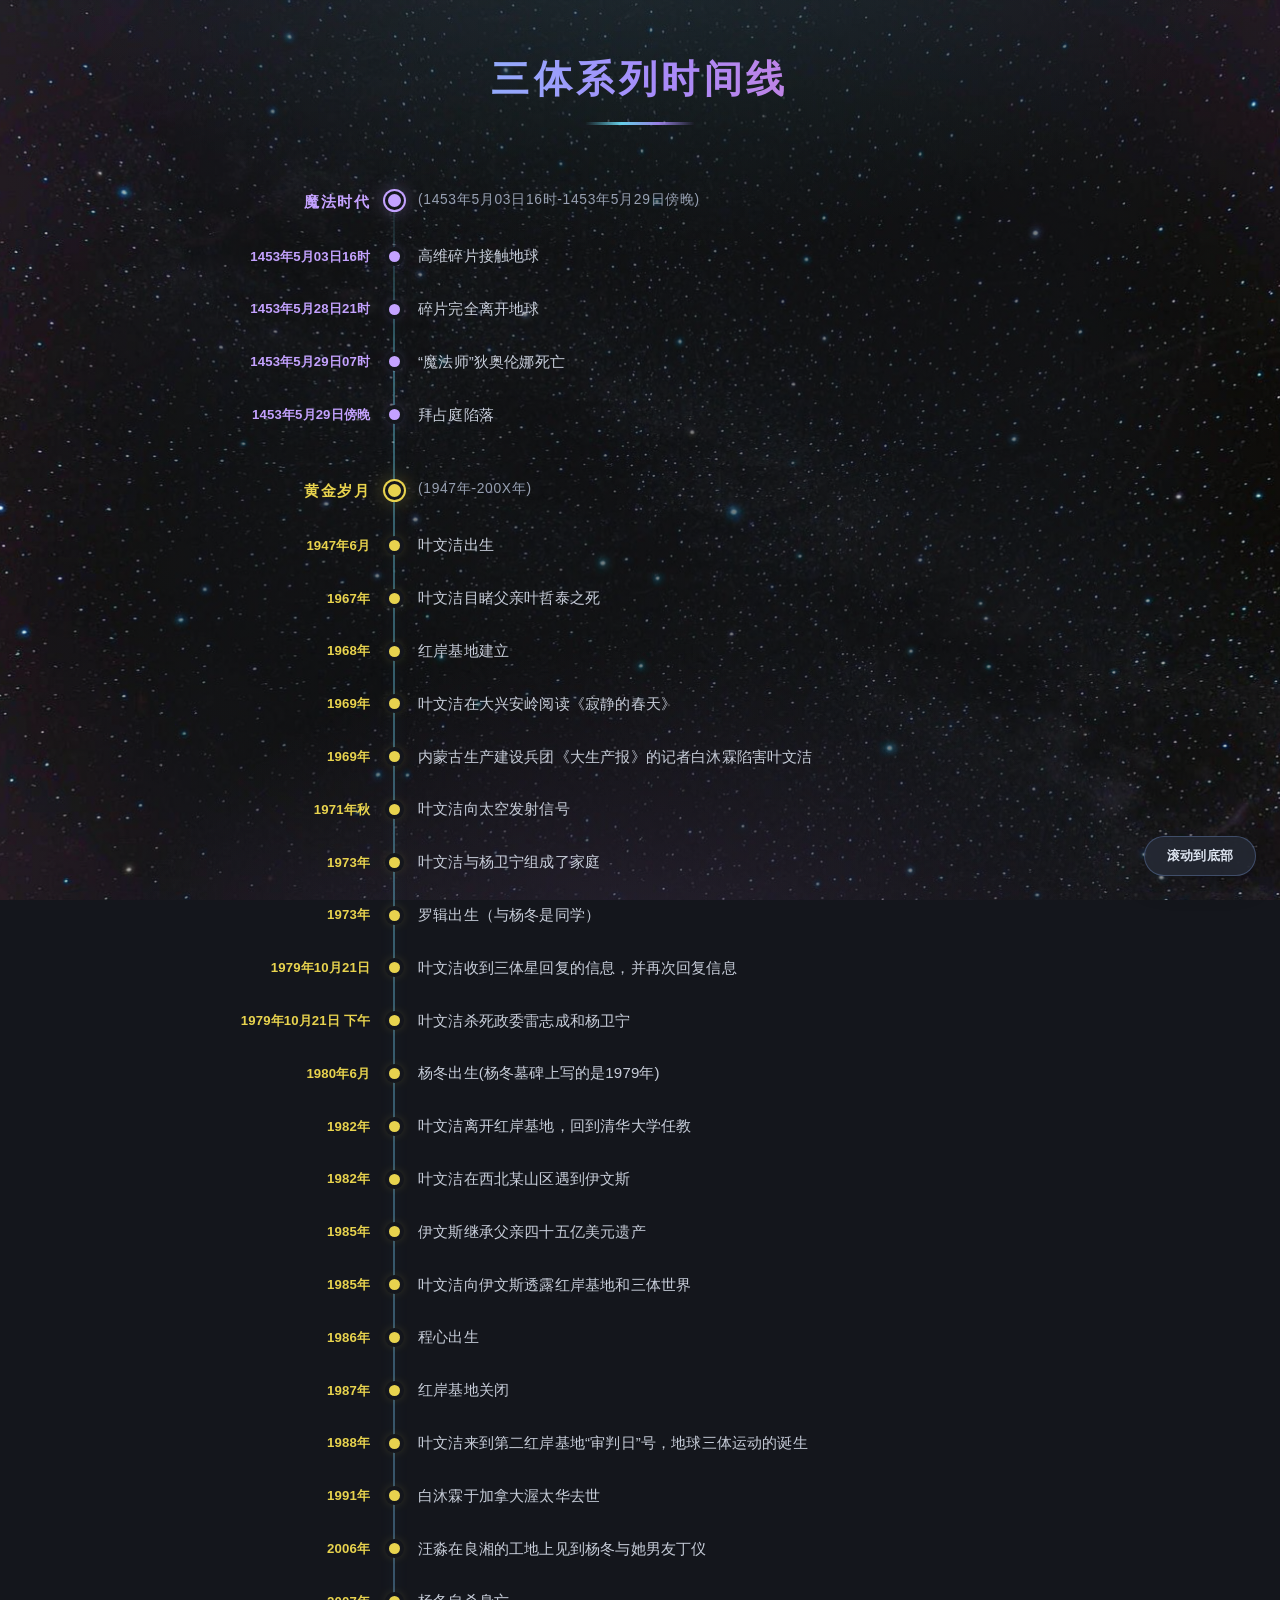
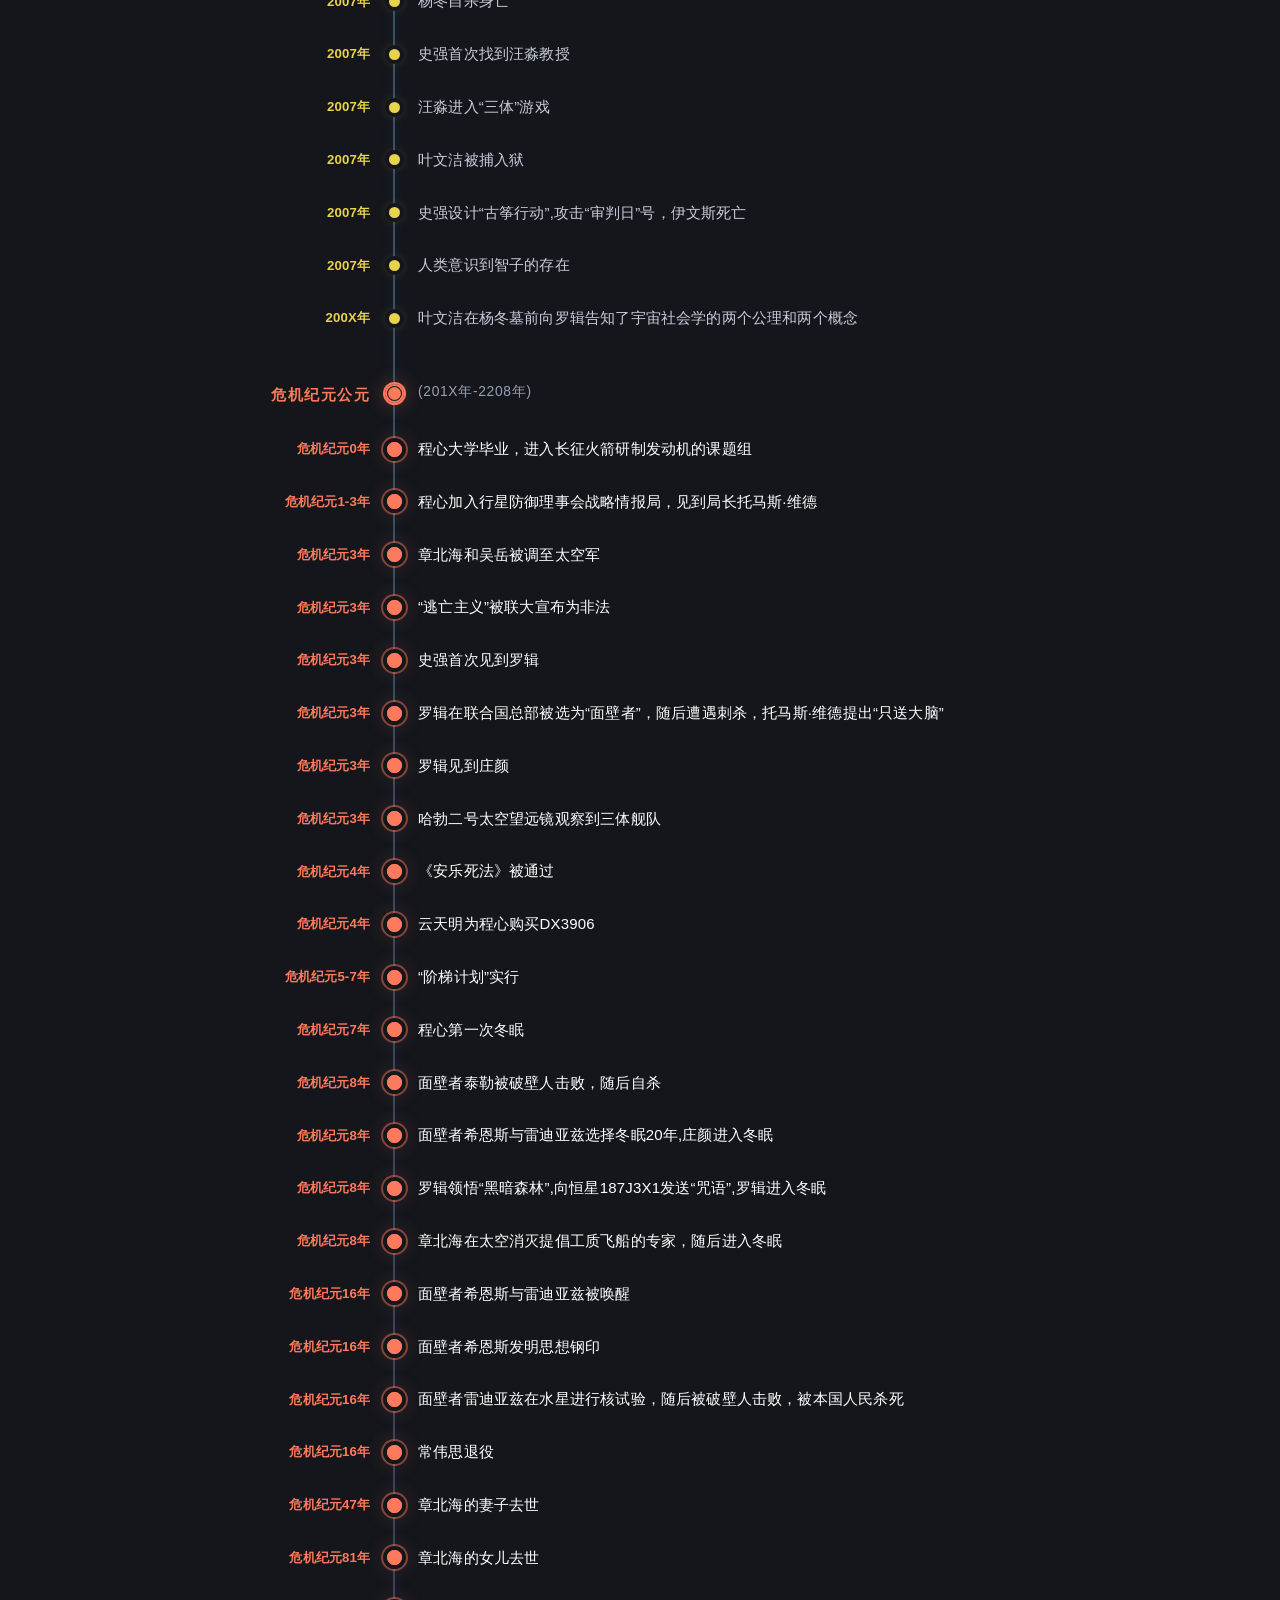
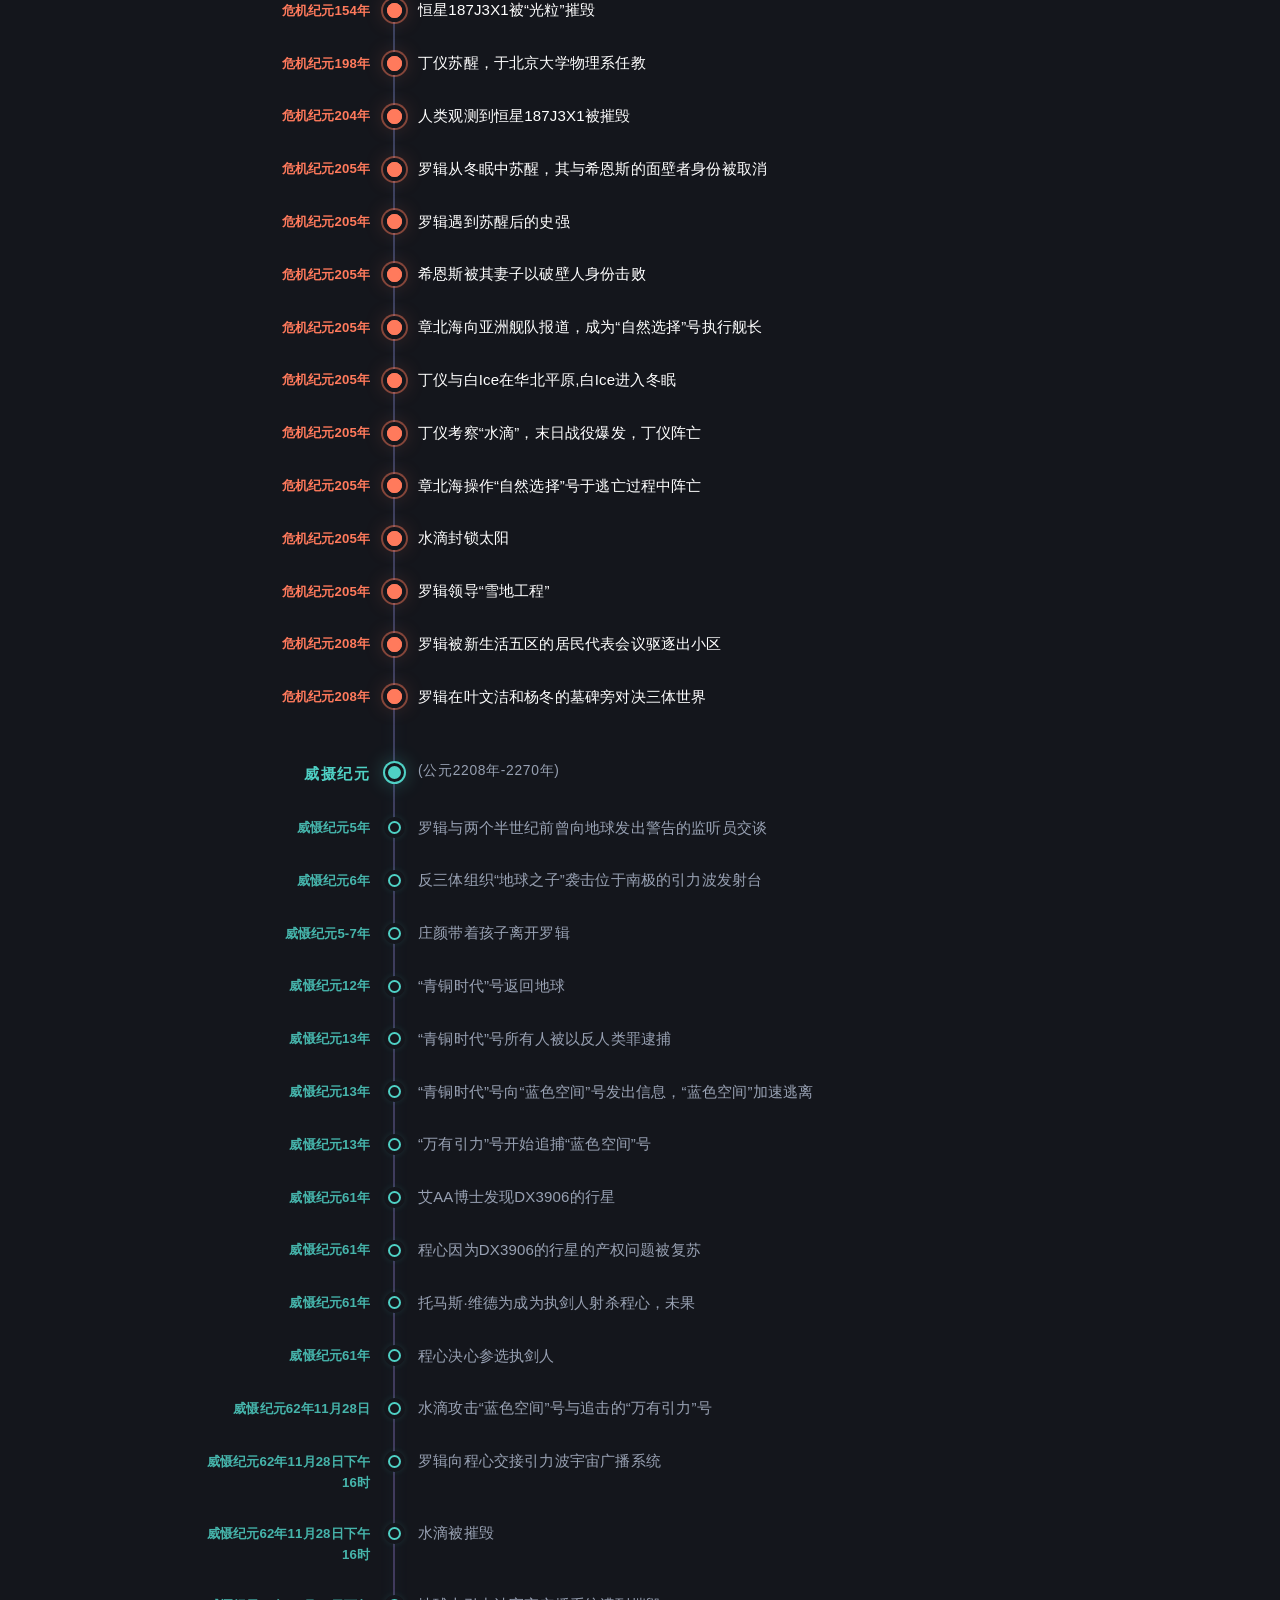
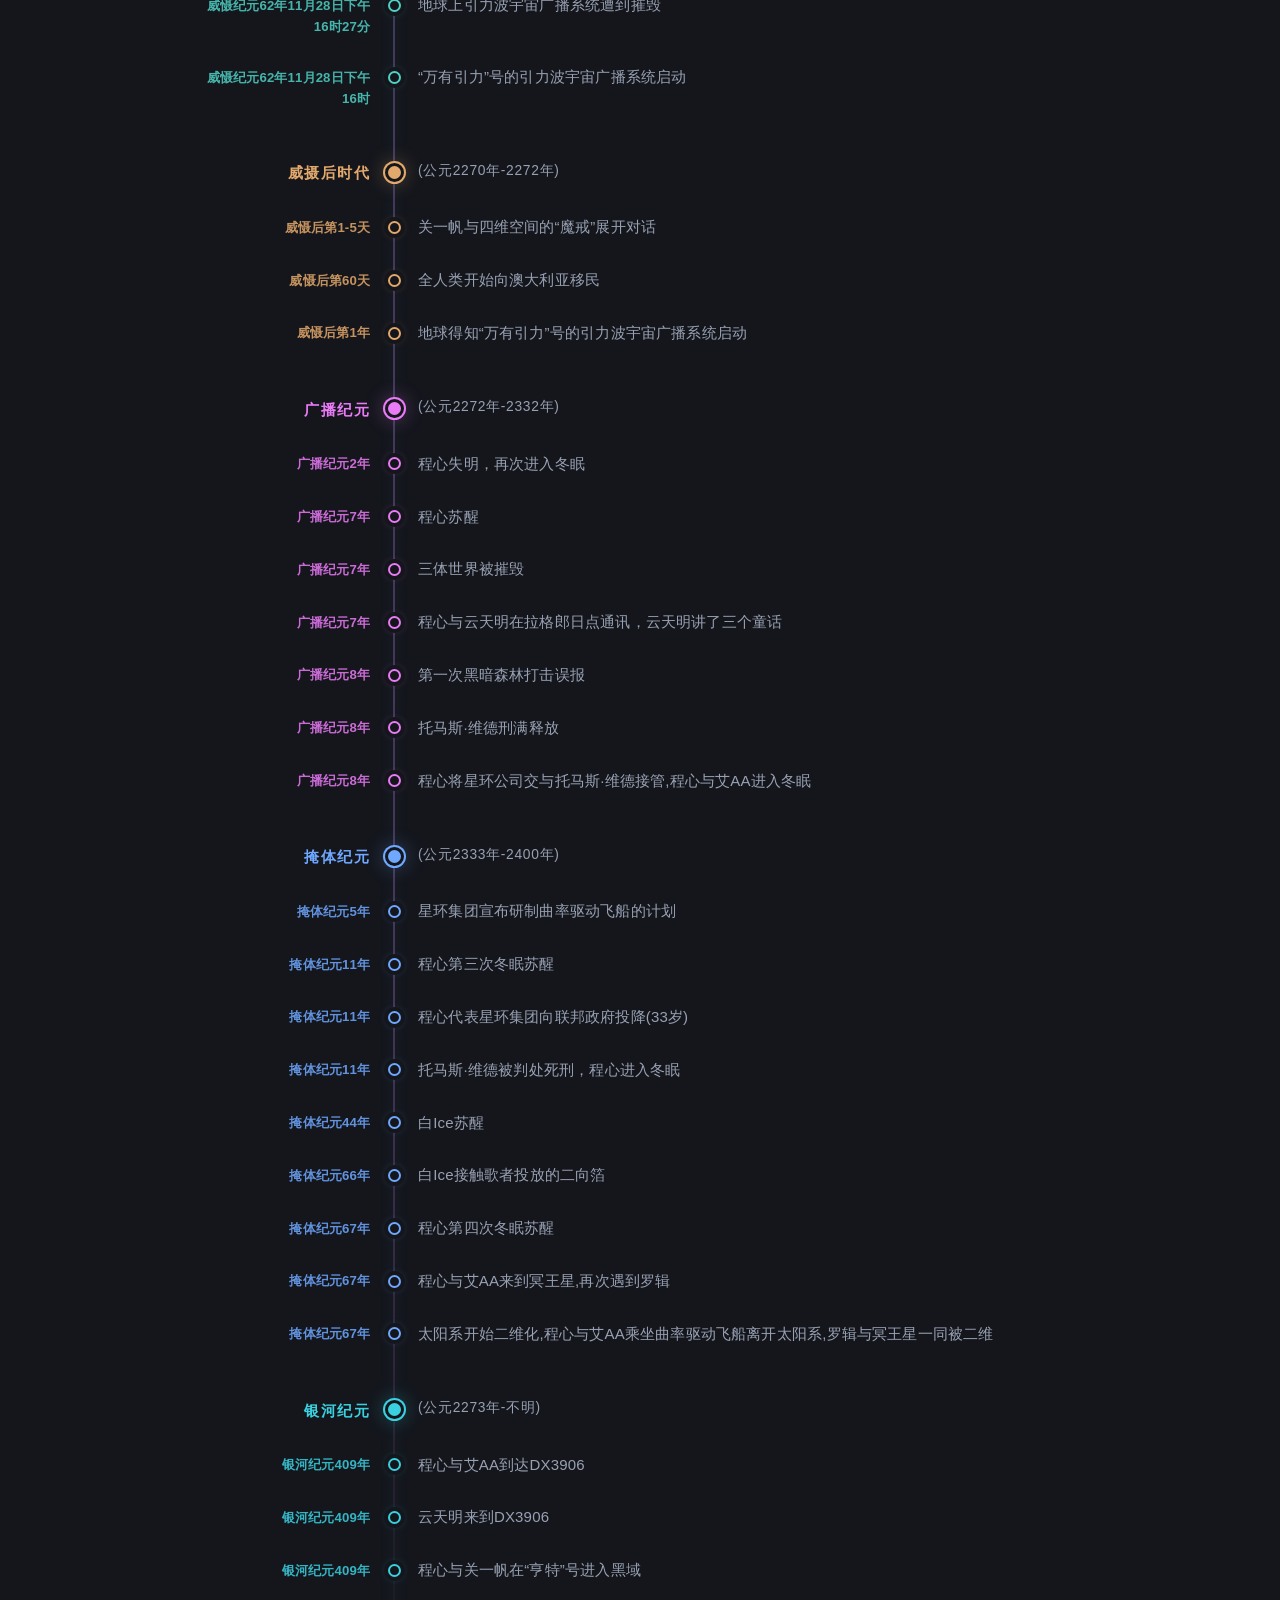
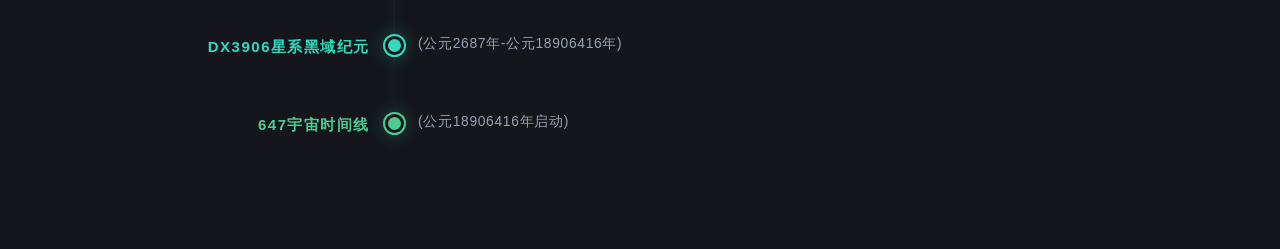
<file: docs/index.html>
<!DOCTYPE html>
<html>

<head>
  <title>三体系列时间线</title>
  <link rel="stylesheet" type="text/css" href="timeline.css">
</head>

<body>
  <div class="container">
    <div class="title">三体系列时间线
    <button id="scroll-to-top-btn">滚动到顶部</button>
    <button id="scroll-to-bottom-btn">滚动到底部</button>
    </div>

    <div class="timeline">

      <div class="timeline-item magicage">
        <div class="timeline-date">魔法时代</div>
        <div class="timeline-content">(1453年5月03日16时-1453年5月29日傍晚)</div>
      </div>

      <div class="timeline-item magicage">
        <div class="timeline-date">1453年5月03日16时</div>
        <div class="timeline-content ">高维碎片接触地球</div>
      </div>

      <div class="timeline-item magicage">
        <div class="timeline-date">1453年5月28日21时</div>
        <div class="timeline-content">碎片完全离开地球</div>
      </div>

      <div class="timeline-item magicage">
        <div class="timeline-date">1453年5月29日07时</div>
        <div class="timeline-content">“魔法师”狄奥伦娜死亡</div>
      </div>

      <div class="timeline-item magicage">
        <div class="timeline-date">1453年5月29日傍晚</div>
        <div class="timeline-content">拜占庭陷落</div>
      </div>

      <div class="timeline-item goldenage">
        <div class="timeline-date">黄金岁月</div>
        <div class="timeline-content">(1947年-200X年)</div>
      </div>

      <div class="timeline-item goldenage">
        <div class="timeline-date">1947年6月</div>
        <div class="timeline-content">叶文洁出生</div>
      </div>

      <div class="timeline-item goldenage">
        <div class="timeline-date">1967年</div>
        <div class="timeline-content">叶文洁目睹父亲叶哲泰之死</div>
      </div>

      <div class="timeline-item goldenage">
        <div class="timeline-date">1968年</div>
        <div class="timeline-content">红岸基地建立</div>
      </div>

      <div class="timeline-item goldenage">
        <div class="timeline-date">1969年</div>
        <div class="timeline-content">叶文洁在大兴安岭阅读《寂静的春天》</div>
      </div>

      <div class="timeline-item goldenage">
        <div class="timeline-date">1969年</div>
        <div class="timeline-content">内蒙古生产建设兵团《大生产报》的记者白沐霖陷害叶文洁</div>
      </div>

      <div class="timeline-item goldenage">
        <div class="timeline-date">1971年秋</div>
        <div class="timeline-content">叶文洁向太空发射信号</div>
      </div>

      <div class="timeline-item goldenage">
        <div class="timeline-date">1973年</div>
        <div class="timeline-content">叶文洁与杨卫宁组成了家庭</div>
      </div>

      <div class="timeline-item goldenage">
        <div class="timeline-date">1973年</div>
        <div class="timeline-content">罗辑出生（与杨冬是同学）</div>
      </div>

      <div class="timeline-item goldenage">
        <div class="timeline-date">1979年10月21日</div>
        <div class="timeline-content">叶文洁收到三体星回复的信息，并再次回复信息</div>
      </div>

      <div class="timeline-item goldenage">
        <div class="timeline-date">1979年10月21日 下午</div>
        <div class="timeline-content">叶文洁杀死政委雷志成和杨卫宁</div>
      </div>

      <div class="timeline-item goldenage">
        <div class="timeline-date">1980年6月</div>
        <div class="timeline-content">杨冬出生(杨冬墓碑上写的是1979年)</div>
      </div>

      <div class="timeline-item goldenage">
        <div class="timeline-date">1982年</div>
        <div class="timeline-content">叶文洁离开红岸基地，回到清华大学任教</div>
      </div>

      <div class="timeline-item goldenage">
        <div class="timeline-date">1982年</div>
        <div class="timeline-content">叶文洁在西北某山区遇到伊文斯</div>
      </div>

      <div class="timeline-item goldenage">
        <div class="timeline-date">1985年</div>
        <div class="timeline-content">伊文斯继承父亲四十五亿美元遗产</div>
      </div>
      <div class="timeline-item goldenage">
        <div class="timeline-date">1985年</div>
        <div class="timeline-content">叶文洁向伊文斯透露红岸基地和三体世界</div>
      </div>
      <div class="timeline-item goldenage">
        <div class="timeline-date">1986年</div>
        <div class="timeline-content">程心出生</div>
      </div>
      <div class="timeline-item goldenage">
        <div class="timeline-date">1987年</div>
        <div class="timeline-content">红岸基地关闭</div>
      </div>
      <div class="timeline-item goldenage">
        <div class="timeline-date">1988年</div>
        <div class="timeline-content">叶文洁来到第二红岸基地“审判日”号，地球三体运动的诞生</div>
      </div>
      <div class="timeline-item goldenage">
        <div class="timeline-date">1991年</div>
        <div class="timeline-content">白沐霖于加拿大渥太华去世</div>
      </div>
      <div class="timeline-item goldenage">
        <div class="timeline-date">2006年</div>
        <div class="timeline-content">汪淼在良湘的工地上见到杨冬与她男友丁仪</div>
      </div>
      <div class="timeline-item goldenage">
        <div class="timeline-date">2007年</div>
        <div class="timeline-content">杨冬自杀身亡</div>
      </div>
      <div class="timeline-item goldenage">
        <div class="timeline-date">2007年</div>
        <div class="timeline-content">史强首次找到汪淼教授</div>
      </div>
      <div class="timeline-item goldenage">
        <div class="timeline-date">2007年</div>
        <div class="timeline-content">汪淼进入“三体”游戏</div>
      </div>

      <div class="timeline-item goldenage">
        <div class="timeline-date">2007年</div>
        <div class="timeline-content">叶文洁被捕入狱</div>
      </div>

      <div class="timeline-item goldenage">
        <div class="timeline-date">2007年</div>
        <div class="timeline-content">史强设计“古筝行动”,攻击“审判日”号，伊文斯死亡</div>
      </div>

      <div class="timeline-item goldenage">
        <div class="timeline-date">2007年</div>
        <div class="timeline-content">人类意识到智子的存在</div>
      </div>
      <div class="timeline-item goldenage">
        <div class="timeline-date">200X年</div>
        <div class="timeline-content">叶文洁在杨冬墓前向罗辑告知了宇宙社会学的两个公理和两个概念</div>
      </div>

      <div class="timeline-item  ">
        <div class="timeline-date">危机纪元公元</div>
        <div class="timeline-content">(201X年-2208年)</div>
      </div>

      <div class="timeline-item">
        <div class="timeline-date">危机纪元0年</div>
        <div class="timeline-content">程心大学毕业，进入长征火箭研制发动机的课题组</div>
      </div>

      <div class="timeline-item">
        <div class="timeline-date">危机纪元1-3年</div>
        <div class="timeline-content">程心加入行星防御理事会战略情报局，见到局长托马斯·维德</div>
      </div>

      <div class="timeline-item">
        <div class="timeline-date">危机纪元3年</div>
        <div class="timeline-content">章北海和吴岳被调至太空军</div>
      </div>

      <div class="timeline-item">
        <div class="timeline-date">危机纪元3年</div>
        <div class="timeline-content">“逃亡主义”被联大宣布为非法</div>
      </div>

      <div class="timeline-item">
        <div class="timeline-date">危机纪元3年</div>
        <div class="timeline-content">史强首次见到罗辑</div>
      </div>

      <div class="timeline-item">
        <div class="timeline-date">危机纪元3年</div>
        <div class="timeline-content">罗辑在联合国总部被选为“面壁者”，随后遭遇刺杀，托马斯·维德提出“只送大脑”</div>
      </div>

      <div class="timeline-item">
        <div class="timeline-date">危机纪元3年</div>
        <div class="timeline-content">罗辑见到庄颜</div>
      </div>

      <div class="timeline-item">
        <div class="timeline-date">危机纪元3年</div>
        <div class="timeline-content">哈勃二号太空望远镜观察到三体舰队</div>
      </div>

      <div class="timeline-item">
        <div class="timeline-date">危机纪元4年</div>
        <div class="timeline-content">《安乐死法》被通过</div>
      </div>

      <div class="timeline-item">
        <div class="timeline-date">危机纪元4年</div>
        <div class="timeline-content">云天明为程心购买DX3906</div>
      </div>

      <div class="timeline-item">
        <div class="timeline-date">危机纪元5-7年</div>
        <div class="timeline-content">“阶梯计划”实行</div>
      </div>

      <div class="timeline-item">
        <div class="timeline-date">危机纪元7年</div>
        <div class="timeline-content">程心第一次冬眠</div>
      </div>

      <div class="timeline-item">
        <div class="timeline-date">危机纪元8年</div>
        <div class="timeline-content">面壁者泰勒被破壁人击败，随后自杀</div>
      </div>

      <div class="timeline-item">
        <div class="timeline-date">危机纪元8年</div>
        <div class="timeline-content">面壁者希恩斯与雷迪亚兹选择冬眠20年,庄颜进入冬眠</div>
      </div>

      <div class="timeline-item">
        <div class="timeline-date">危机纪元8年</div>
        <div class="timeline-content">罗辑领悟“黑暗森林”,向恒星187J3X1发送“咒语”,罗辑进入冬眠</div>
      </div>

      <div class="timeline-item">
        <div class="timeline-date">危机纪元8年</div>
        <div class="timeline-content">章北海在太空消灭提倡工质飞船的专家，随后进入冬眠</div>
      </div>

      <div class="timeline-item">
        <div class="timeline-date">危机纪元16年</div>
        <div class="timeline-content">面壁者希恩斯与雷迪亚兹被唤醒</div>
      </div>

      <div class="timeline-item">
        <div class="timeline-date">危机纪元16年</div>
        <div class="timeline-content">面壁者希恩斯发明思想钢印</div>
      </div>

      <div class="timeline-item">
        <div class="timeline-date">危机纪元16年</div>
        <div class="timeline-content">面壁者雷迪亚兹在水星进行核试验，随后被破壁人击败，被本国人民杀死</div>
      </div>

      <div class="timeline-item">
        <div class="timeline-date">危机纪元16年</div>
        <div class="timeline-content">常伟思退役</div>
      </div>

      <div class="timeline-item">
        <div class="timeline-date">危机纪元47年</div>
        <div class="timeline-content">章北海的妻子去世</div>
      </div>

      <div class="timeline-item">
        <div class="timeline-date">危机纪元81年</div>
        <div class="timeline-content">章北海的女儿去世</div>
      </div>

      <div class="timeline-item">
        <div class="timeline-date">危机纪元154年</div>
        <div class="timeline-content">恒星187J3X1被“光粒”摧毁</div>
      </div>

      <div class="timeline-item">
        <div class="timeline-date">危机纪元198年</div>
        <div class="timeline-content">丁仪苏醒，于北京大学物理系任教</div>
      </div>

      <div class="timeline-item">
        <div class="timeline-date">危机纪元204年</div>
        <div class="timeline-content">人类观测到恒星187J3X1被摧毁</div>
      </div>

      <div class="timeline-item">
        <div class="timeline-date">危机纪元205年</div>
        <div class="timeline-content">罗辑从冬眠中苏醒，其与希恩斯的面壁者身份被取消</div>
      </div>

      <div class="timeline-item">
        <div class="timeline-date">危机纪元205年</div>
        <div class="timeline-content">罗辑遇到苏醒后的史强</div>
      </div>

      <div class="timeline-item">
        <div class="timeline-date">危机纪元205年</div>
        <div class="timeline-content">希恩斯被其妻子以破壁人身份击败</div>
      </div>

      <div class="timeline-item">
        <div class="timeline-date">危机纪元205年</div>
        <div class="timeline-content">章北海向亚洲舰队报道，成为“自然选择”号执行舰长</div>
      </div>

      <div class="timeline-item">
        <div class="timeline-date">危机纪元205年</div>
        <div class="timeline-content">丁仪与白Ice在华北平原,白Ice进入冬眠</div>
      </div>

      <div class="timeline-item">
        <div class="timeline-date">危机纪元205年</div>
        <div class="timeline-content">丁仪考察“水滴”，末日战役爆发，丁仪阵亡</div>
      </div>

      <div class="timeline-item">
        <div class="timeline-date">危机纪元205年</div>
        <div class="timeline-content">章北海操作“自然选择”号于逃亡过程中阵亡</div>
      </div>

      <div class="timeline-item">
        <div class="timeline-date">危机纪元205年</div>
        <div class="timeline-content">水滴封锁太阳</div>
      </div>

      <div class="timeline-item">
        <div class="timeline-date">危机纪元205年</div>
        <div class="timeline-content">罗辑领导“雪地工程”</div>
      </div>

      <div class="timeline-item">
        <div class="timeline-date">危机纪元208年</div>
        <div class="timeline-content">罗辑被新生活五区的居民代表会议驱逐出小区</div>
      </div>

      <div class="timeline-item">
        <div class="timeline-date">危机纪元208年</div>
        <div class="timeline-content">罗辑在叶文洁和杨冬的墓碑旁对决三体世界</div>
      </div>

      <div class="timeline-item prestigeage">
        <div class="timeline-date">威摄纪元</div>
        <div class="timeline-content">(公元2208年-2270年)</div>
      </div>

      <div class="timeline-item prestigeage">
        <div class="timeline-date">威慑纪元5年</div>
        <div class="timeline-content">罗辑与两个半世纪前曾向地球发出警告的监听员交谈</div>
      </div>

      <div class="timeline-item prestigeage">
        <div class="timeline-date">威慑纪元6年</div>
        <div class="timeline-content">反三体组织“地球之子”袭击位于南极的引力波发射台</div>
      </div>

      <div class="timeline-item prestigeage">
        <div class="timeline-date">威慑纪元5-7年</div>
        <div class="timeline-content">庄颜带着孩子离开罗辑</div>
      </div>

      <div class="timeline-item prestigeage">
        <div class="timeline-date">威慑纪元12年</div>
        <div class="timeline-content">“青铜时代”号返回地球</div>
      </div>

      <div class="timeline-item prestigeage">
        <div class="timeline-date">威慑纪元13年</div>
        <div class="timeline-content">“青铜时代”号所有人被以反人类罪逮捕</div>
      </div>

      <div class="timeline-item prestigeage">
        <div class="timeline-date">威慑纪元13年</div>
        <div class="timeline-content">“青铜时代”号向“蓝色空间”号发出信息，“蓝色空间”加速逃离</div>
      </div>

      <div class="timeline-item prestigeage">
        <div class="timeline-date">威慑纪元13年</div>
        <div class="timeline-content">“万有引力”号开始追捕“蓝色空间”号</div>
      </div>

      <div class="timeline-item prestigeage">
        <div class="timeline-date">威慑纪元61年</div>
        <div class="timeline-content">艾AA博士发现DX3906的行星</div>
      </div>

      <div class="timeline-item prestigeage">
        <div class="timeline-date">威慑纪元61年</div>
        <div class="timeline-content">程心因为DX3906的行星的产权问题被复苏</div>
      </div>

      <div class="timeline-item prestigeage">
        <div class="timeline-date">威慑纪元61年</div>
        <div class="timeline-content">托马斯·维德为成为执剑人射杀程心，未果</div>
      </div>

      <div class="timeline-item prestigeage">
        <div class="timeline-date">威慑纪元61年</div>
        <div class="timeline-content">程心决心参选执剑人</div>
      </div>

      <div class="timeline-item prestigeage">
        <div class="timeline-date">威慑纪元62年11月28日</div>
        <div class="timeline-content">水滴攻击“蓝色空间”号与追击的“万有引力”号</div>
      </div>

      <div class="timeline-item prestigeage">
        <div class="timeline-date">威慑纪元62年11月28日下午16时</div>
        <div class="timeline-content">罗辑向程心交接引力波宇宙广播系统</div>
      </div>

      <div class="timeline-item prestigeage">
        <div class="timeline-date">威慑纪元62年11月28日下午16时</div>
        <div class="timeline-content">水滴被摧毁</div>
      </div>

      <div class="timeline-item prestigeage">
        <div class="timeline-date">威慑纪元62年11月28日下午16时27分</div>
        <div class="timeline-content">地球上引力波宇宙广播系统遭到摧毁</div>
      </div>

      <div class="timeline-item prestigeage">
        <div class="timeline-date">威慑纪元62年11月28日下午16时</div>
        <div class="timeline-content">“万有引力”号的引力波宇宙广播系统启动</div>
      </div>

      <div class="timeline-item afterprestigeage">
        <div class="timeline-date">威摄后时代</div>
        <div class="timeline-content">(公元2270年-2272年)</div>
      </div>

      <div class="timeline-item afterprestigeage">
        <div class="timeline-date">威慑后第1-5天</div>
        <div class="timeline-content">关一帆与四维空间的“魔戒”展开对话</div>
      </div>

      <div class="timeline-item afterprestigeage">
        <div class="timeline-date">威慑后第60天</div>
        <div class="timeline-content">全人类开始向澳大利亚移民</div>
      </div>
      <div class="timeline-item afterprestigeage">
        <div class="timeline-date">威慑后第1年</div>
        <div class="timeline-content">地球得知“万有引力”号的引力波宇宙广播系统启动</div>
      </div>

      <div class="timeline-item broadcastage">
        <div class="timeline-date">广播纪元</div>
        <div class="timeline-content">(公元2272年-2332年)</div>
      </div>

      <div class="timeline-item broadcastage">
        <div class="timeline-date">广播纪元2年</div>
        <div class="timeline-content">程心失明，再次进入冬眠</div>
      </div>

      <div class="timeline-item broadcastage">
        <div class="timeline-date">广播纪元7年</div>
        <div class="timeline-content">程心苏醒</div>
      </div>

      <div class="timeline-item broadcastage">
        <div class="timeline-date">广播纪元7年</div>
        <div class="timeline-content">三体世界被摧毁</div>
      </div>

      <div class="timeline-item broadcastage">
        <div class="timeline-date">广播纪元7年</div>
        <div class="timeline-content">程心与云天明在拉格郎日点通讯，云天明讲了三个童话</div>
      </div>

      <div class="timeline-item broadcastage">
        <div class="timeline-date">广播纪元8年</div>
        <div class="timeline-content">第一次黑暗森林打击误报</div>
      </div>

      <div class="timeline-item broadcastage">
        <div class="timeline-date">广播纪元8年</div>
        <div class="timeline-content">托马斯·维德刑满释放</div>
      </div>

      <div class="timeline-item broadcastage">
        <div class="timeline-date">广播纪元8年</div>
        <div class="timeline-content">程心将星环公司交与托马斯·维德接管,程心与艾AA进入冬眠</div>
      </div>

      <div class="timeline-item bunkerage">
        <div class="timeline-date">掩体纪元</div>
        <div class="timeline-content">(公元2333年-2400年)</div>
      </div>

      <div class="timeline-item bunkerage">
        <div class="timeline-date">掩体纪元5年</div>
        <div class="timeline-content">星环集团宣布研制曲率驱动飞船的计划</div>
      </div>

      <div class="timeline-item bunkerage">
        <div class="timeline-date">掩体纪元11年</div>
        <div class="timeline-content">程心第三次冬眠苏醒</div>
      </div>
      <div class="timeline-item bunkerage">
        <div class="timeline-date">掩体纪元11年</div>
        <div class="timeline-content">程心代表星环集团向联邦政府投降(33岁)</div>
      </div>

      <div class="timeline-item bunkerage">
        <div class="timeline-date">掩体纪元11年</div>
        <div class="timeline-content">托马斯·维德被判处死刑，程心进入冬眠</div>
      </div>

      <div class="timeline-item bunkerage">
        <div class="timeline-date">掩体纪元44年</div>
        <div class="timeline-content">白Ice苏醒</div>
      </div>

      <div class="timeline-item bunkerage">
        <div class="timeline-date">掩体纪元66年</div>
        <div class="timeline-content">白Ice接触歌者投放的二向箔</div>
      </div>

      <div class="timeline-item bunkerage">
        <div class="timeline-date">掩体纪元67年</div>
        <div class="timeline-content">程心第四次冬眠苏醒</div>
      </div>

      <div class="timeline-item bunkerage">
        <div class="timeline-date">掩体纪元67年</div>
        <div class="timeline-content">程心与艾AA来到冥王星,再次遇到罗辑</div>
      </div>

      <div class="timeline-item bunkerage">
        <div class="timeline-date">掩体纪元67年</div>
        <div class="timeline-content">太阳系开始二维化,程心与艾AA乘坐曲率驱动飞船离开太阳系,罗辑与冥王星一同被二维</div>
      </div>

      <div class="timeline-item galacticage">
        <div class="timeline-date">银河纪元</div>
        <div class="timeline-content">(公元2273年-不明)</div>
      </div>

      <div class="timeline-item galacticage">
        <div class="timeline-date">银河纪元409年</div>
        <div class="timeline-content">程心与艾AA到达DX3906</div>
      </div>

      <div class="timeline-item galacticage">
        <div class="timeline-date">银河纪元409年</div>
        <div class="timeline-content">云天明来到DX3906</div>
      </div>

      <div class="timeline-item galacticage">
        <div class="timeline-date">银河纪元409年</div>
        <div class="timeline-content">程心与关一帆在“亨特”号进入黑域</div>
      </div>

      <div class="timeline-item dx3906age">
        <div class="timeline-date">DX3906星系黑域纪元</div>
        <div class="timeline-content">(公元2687年-公元18906416年)</div>
      </div>

      <div class="timeline-item universe647">
        <div class="timeline-date">647宇宙时间线</div>
        <div class="timeline-content">(公元18906416年启动)</div>
      </div>

    </div>
  </div>


    <script src="scroll.js"></script>

    <script>
    /* 按纪元自动补全状态类，并标记纪元标题行。
       时间线数据（.timeline-item）无需改动；
       要调整「已完成 / 进行中 / 未开始」的归属，只改下面两个数组即可。 */
    (function () {
      var COMPLETED = ['magicage', 'goldenage'];              // 已完成
      var UPCOMING = [                                        // 未开始
        'prestigeage', 'afterprestigeage', 'broadcastage',
        'bunkerage', 'galacticage', 'dx3906age', 'universe647'
      ];
      // 其余（危机纪元，无纪元 class）视为「进行中」

      var items = document.querySelectorAll('.timeline-item');
      var i;

      Array.prototype.forEach.call(items, function (item) {
        var state = 'is-active';

        for (i = 0; i < UPCOMING.length; i++) {
          if (item.classList.contains(UPCOMING[i])) { state = 'is-upcoming'; break; }
        }
        if (state === 'is-active') {
          for (i = 0; i < COMPLETED.length; i++) {
            if (item.classList.contains(COMPLETED[i])) { state = 'is-completed'; break; }
          }
        }
        item.classList.add(state);

        // 纪元标题行的内容形如 "(1947年-200X年)"，据此识别并突出显示
        var content = item.querySelector('.timeline-content');
        if (content && /^\s*[（(]/.test(content.textContent)) {
          item.classList.add('is-milestone');
        }
      });
    })();
    </script>
</body>
</html>
</file>
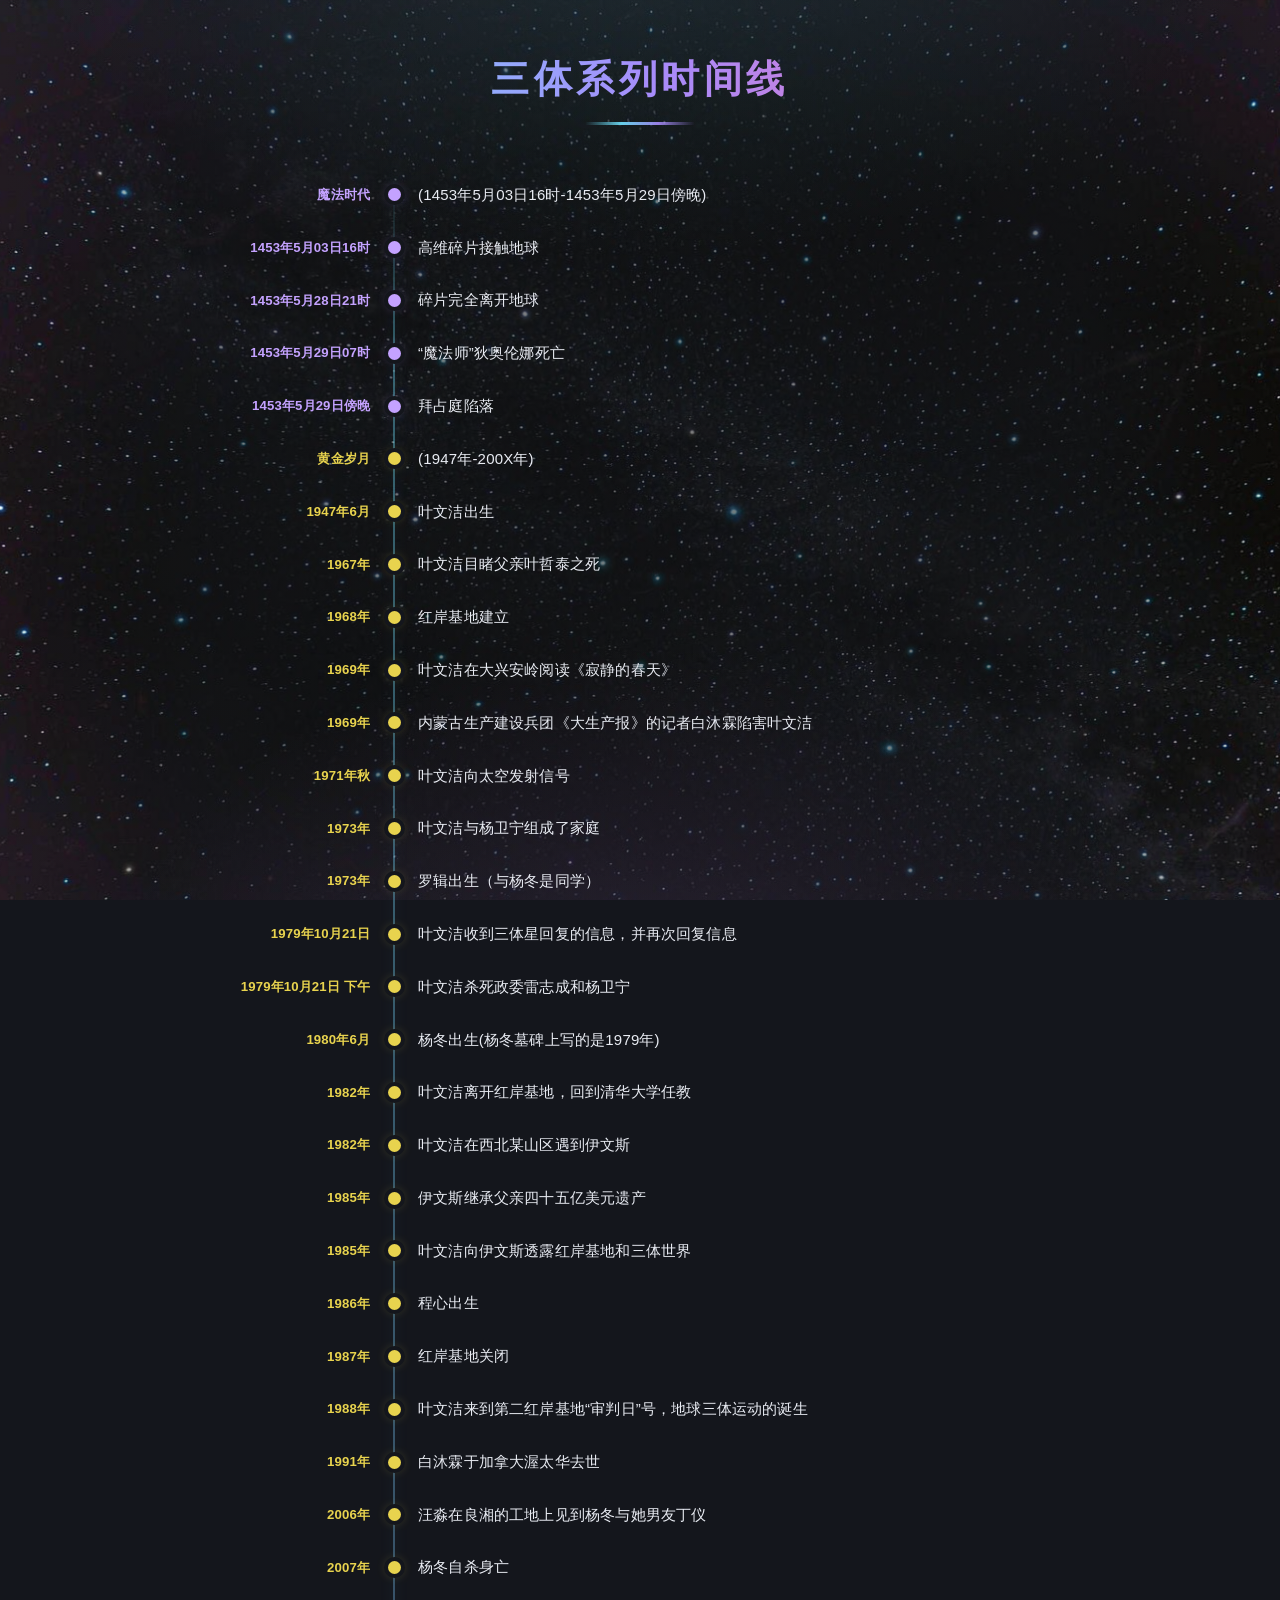
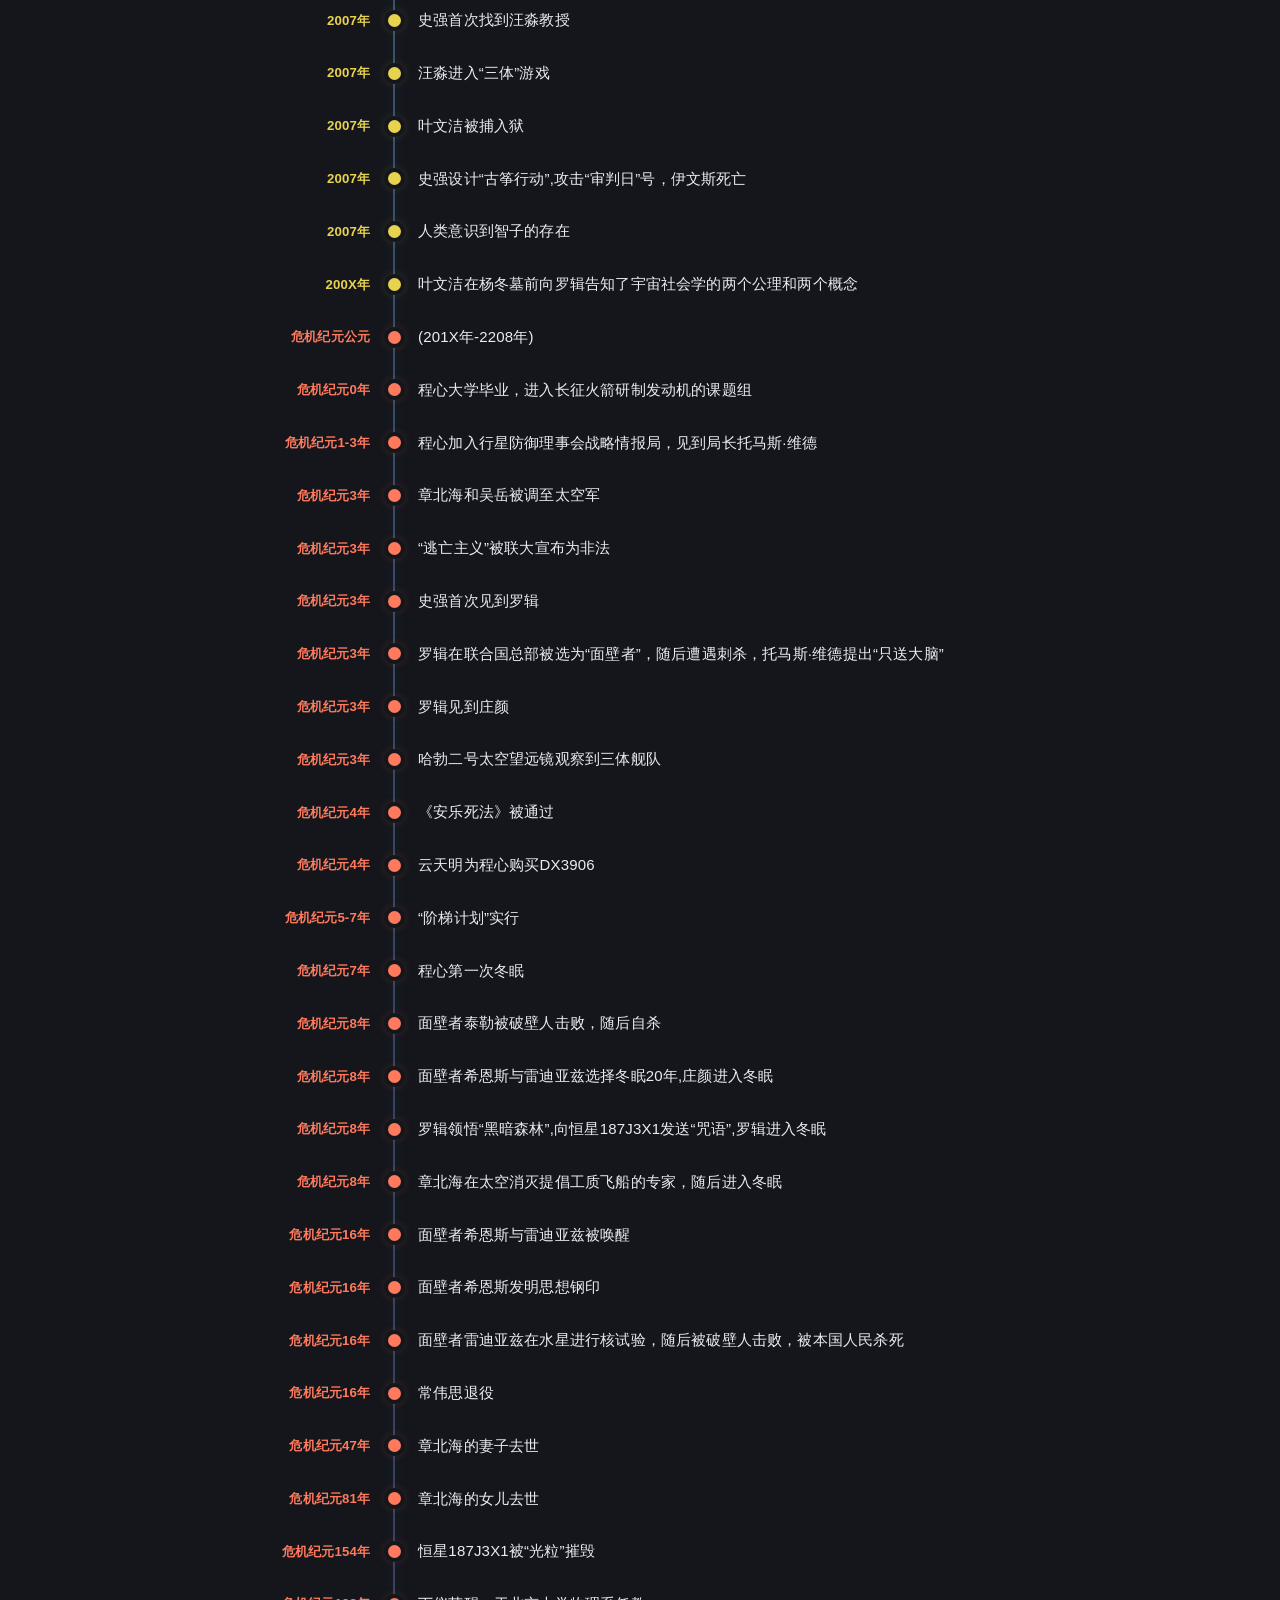
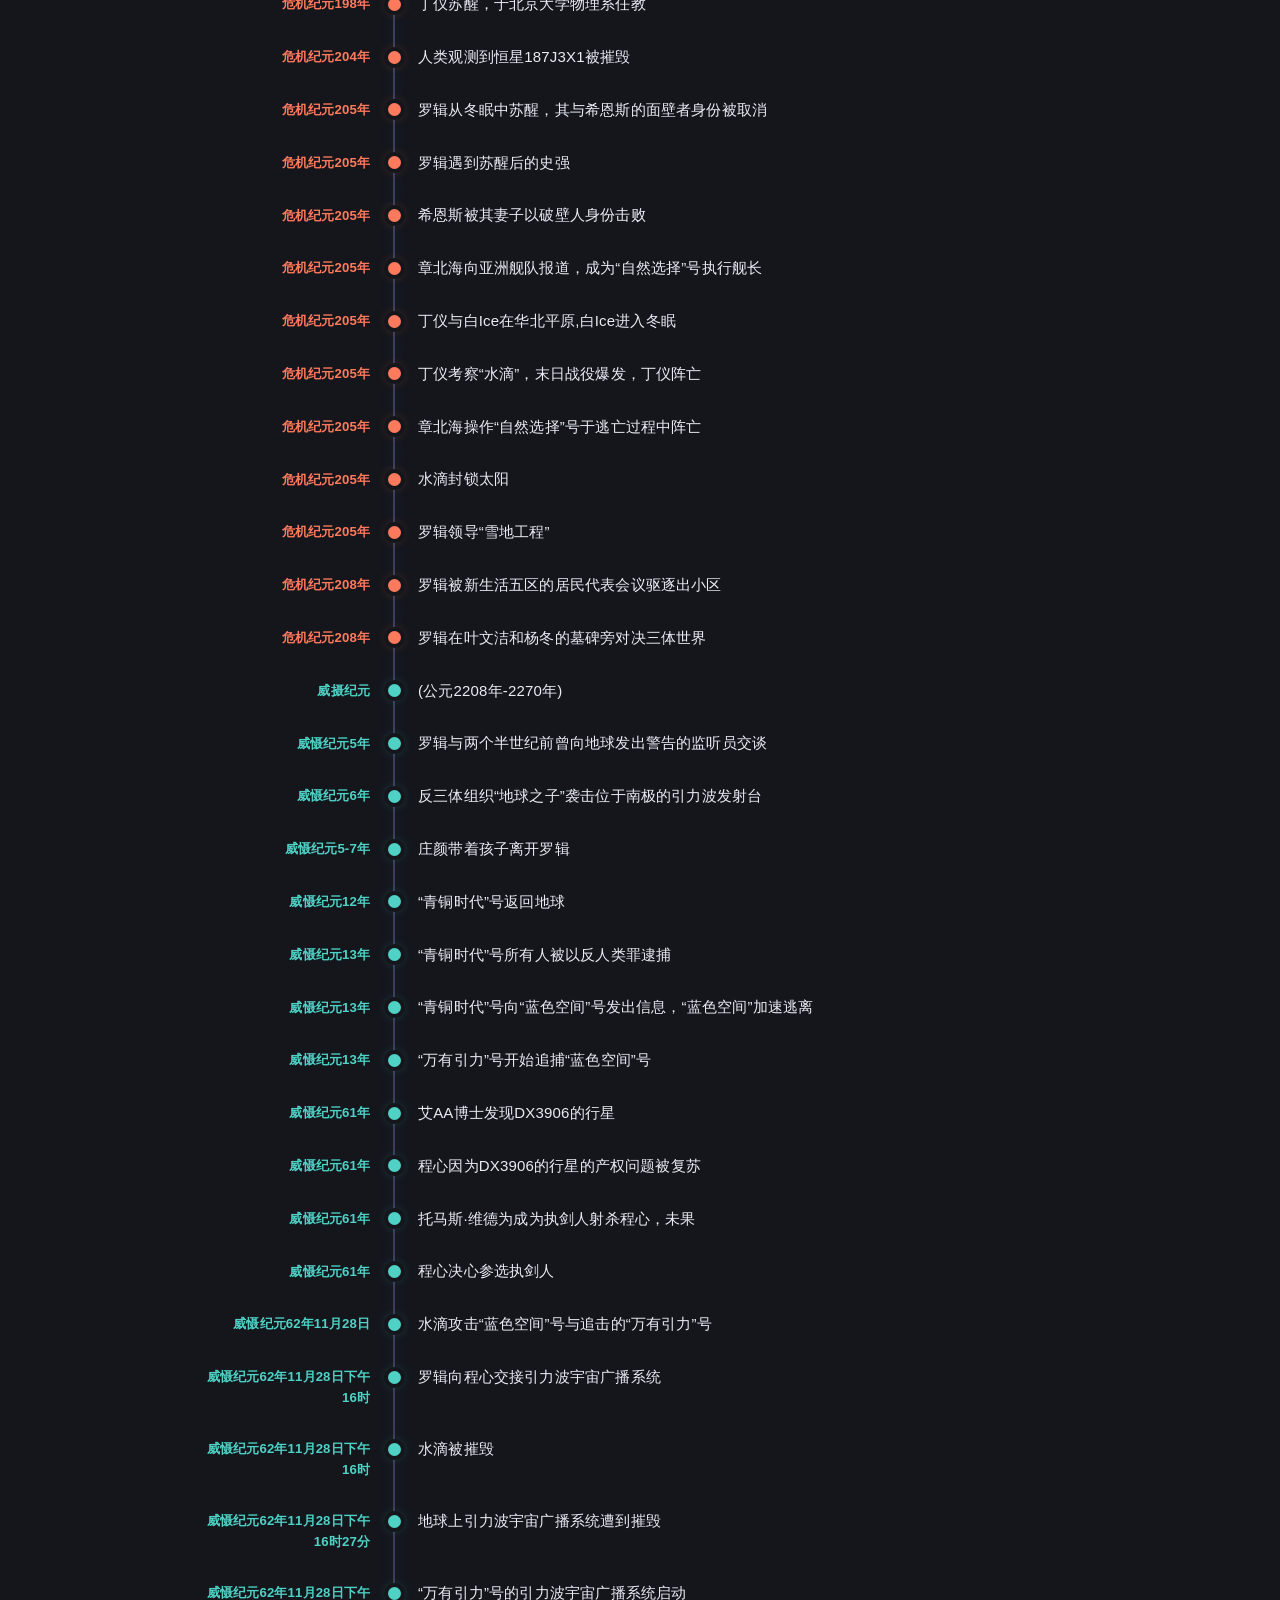
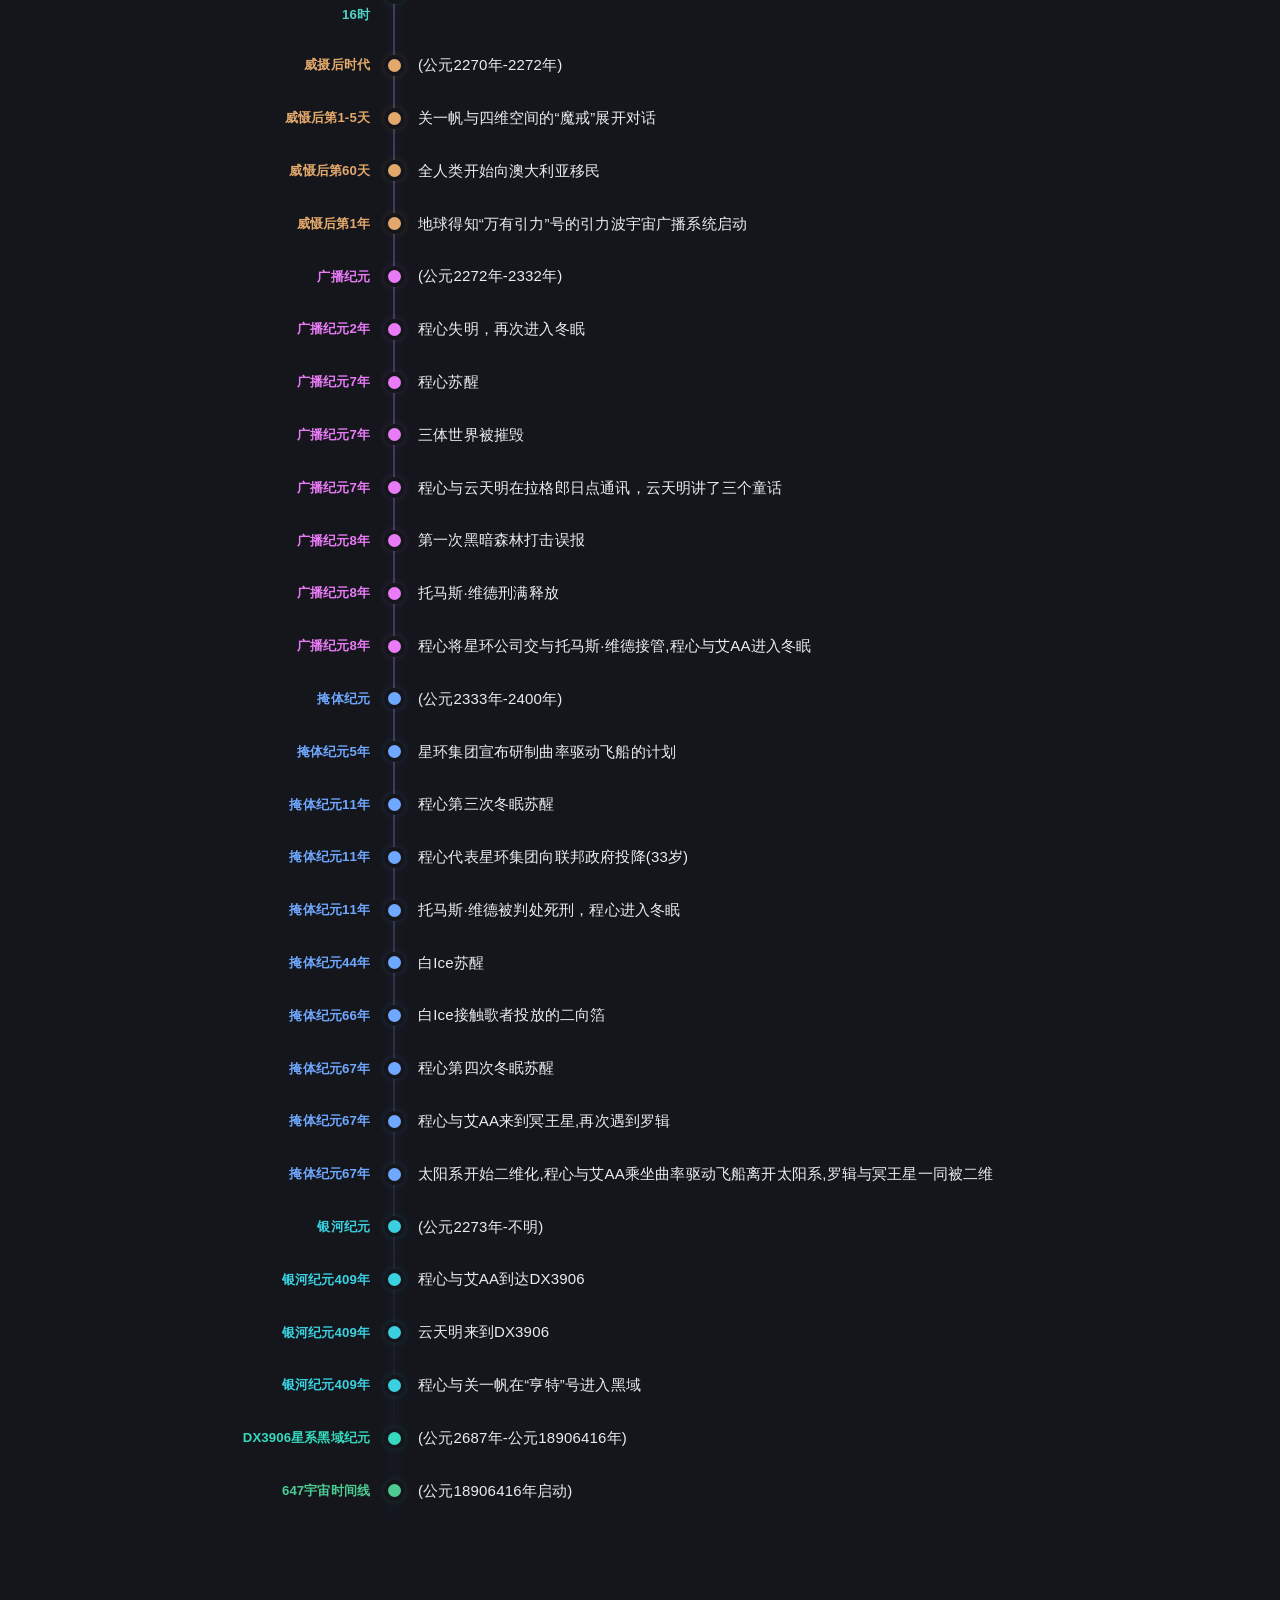
<file: docs/ThreeBodyTimeLine.html>
<!DOCTYPE html>
<html>

<head>
  <title>三体系列时间线</title>
  <link rel="stylesheet" type="text/css" href="timeline.css">
</head>

<body>
  <div class="container">
    <div class="title">三体系列时间线</div>
    <div class="timeline">

      <div class="timeline-item magicage">
        <div class="timeline-date">魔法时代</div>
        <div class="timeline-content">(1453年5月03日16时-1453年5月29日傍晚)</div>
      </div>

      <div class="timeline-item magicage">
        <div class="timeline-date">1453年5月03日16时</div>
        <div class="timeline-content ">高维碎片接触地球</div>
      </div>

      <div class="timeline-item magicage">
        <div class="timeline-date">1453年5月28日21时</div>
        <div class="timeline-content">碎片完全离开地球</div>
      </div>

      <div class="timeline-item magicage">
        <div class="timeline-date">1453年5月29日07时</div>
        <div class="timeline-content">“魔法师”狄奥伦娜死亡</div>
      </div>

      <div class="timeline-item magicage">
        <div class="timeline-date">1453年5月29日傍晚</div>
        <div class="timeline-content">拜占庭陷落</div>
      </div>

      <div class="timeline-item goldenage">
        <div class="timeline-date">黄金岁月</div>
        <div class="timeline-content">(1947年-200X年)</div>
      </div>

      <div class="timeline-item goldenage">
        <div class="timeline-date">1947年6月</div>
        <div class="timeline-content">叶文洁出生</div>
      </div>

      <div class="timeline-item goldenage">
        <div class="timeline-date">1967年</div>
        <div class="timeline-content">叶文洁目睹父亲叶哲泰之死</div>
      </div>

      <div class="timeline-item goldenage">
        <div class="timeline-date">1968年</div>
        <div class="timeline-content">红岸基地建立</div>
      </div>

      <div class="timeline-item goldenage">
        <div class="timeline-date">1969年</div>
        <div class="timeline-content">叶文洁在大兴安岭阅读《寂静的春天》</div>
      </div>

      <div class="timeline-item goldenage">
        <div class="timeline-date">1969年</div>
        <div class="timeline-content">内蒙古生产建设兵团《大生产报》的记者白沐霖陷害叶文洁</div>
      </div>

      <div class="timeline-item goldenage">
        <div class="timeline-date">1971年秋</div>
        <div class="timeline-content">叶文洁向太空发射信号</div>
      </div>

      <div class="timeline-item goldenage">
        <div class="timeline-date">1973年</div>
        <div class="timeline-content">叶文洁与杨卫宁组成了家庭</div>
      </div>

      <div class="timeline-item goldenage">
        <div class="timeline-date">1973年</div>
        <div class="timeline-content">罗辑出生（与杨冬是同学）</div>
      </div>

      <div class="timeline-item goldenage">
        <div class="timeline-date">1979年10月21日</div>
        <div class="timeline-content">叶文洁收到三体星回复的信息，并再次回复信息</div>
      </div>

      <div class="timeline-item goldenage">
        <div class="timeline-date">1979年10月21日 下午</div>
        <div class="timeline-content">叶文洁杀死政委雷志成和杨卫宁</div>
      </div>

      <div class="timeline-item goldenage">
        <div class="timeline-date">1980年6月</div>
        <div class="timeline-content">杨冬出生(杨冬墓碑上写的是1979年)</div>
      </div>

      <div class="timeline-item goldenage">
        <div class="timeline-date">1982年</div>
        <div class="timeline-content">叶文洁离开红岸基地，回到清华大学任教</div>
      </div>

      <div class="timeline-item goldenage">
        <div class="timeline-date">1982年</div>
        <div class="timeline-content">叶文洁在西北某山区遇到伊文斯</div>
      </div>

      <div class="timeline-item goldenage">
        <div class="timeline-date">1985年</div>
        <div class="timeline-content">伊文斯继承父亲四十五亿美元遗产</div>
      </div>
      <div class="timeline-item goldenage">
        <div class="timeline-date">1985年</div>
        <div class="timeline-content">叶文洁向伊文斯透露红岸基地和三体世界</div>
      </div>
      <div class="timeline-item goldenage">
        <div class="timeline-date">1986年</div>
        <div class="timeline-content">程心出生</div>
      </div>
      <div class="timeline-item goldenage">
        <div class="timeline-date">1987年</div>
        <div class="timeline-content">红岸基地关闭</div>
      </div>
      <div class="timeline-item goldenage">
        <div class="timeline-date">1988年</div>
        <div class="timeline-content">叶文洁来到第二红岸基地“审判日”号，地球三体运动的诞生</div>
      </div>
      <div class="timeline-item goldenage">
        <div class="timeline-date">1991年</div>
        <div class="timeline-content">白沐霖于加拿大渥太华去世</div>
      </div>
      <div class="timeline-item goldenage">
        <div class="timeline-date">2006年</div>
        <div class="timeline-content">汪淼在良湘的工地上见到杨冬与她男友丁仪</div>
      </div>
      <div class="timeline-item goldenage">
        <div class="timeline-date">2007年</div>
        <div class="timeline-content">杨冬自杀身亡</div>
      </div>
      <div class="timeline-item goldenage">
        <div class="timeline-date">2007年</div>
        <div class="timeline-content">史强首次找到汪淼教授</div>
      </div>
      <div class="timeline-item goldenage">
        <div class="timeline-date">2007年</div>
        <div class="timeline-content">汪淼进入“三体”游戏</div>
      </div>

      <div class="timeline-item goldenage">
        <div class="timeline-date">2007年</div>
        <div class="timeline-content">叶文洁被捕入狱</div>
      </div>

      <div class="timeline-item goldenage">
        <div class="timeline-date">2007年</div>
        <div class="timeline-content">史强设计“古筝行动”,攻击“审判日”号，伊文斯死亡</div>
      </div>

      <div class="timeline-item goldenage">
        <div class="timeline-date">2007年</div>
        <div class="timeline-content">人类意识到智子的存在</div>
      </div>
      <div class="timeline-item goldenage">
        <div class="timeline-date">200X年</div>
        <div class="timeline-content">叶文洁在杨冬墓前向罗辑告知了宇宙社会学的两个公理和两个概念</div>
      </div>

      <div class="timeline-item  ">
        <div class="timeline-date">危机纪元公元</div>
        <div class="timeline-content">(201X年-2208年)</div>
      </div>

      <div class="timeline-item">
        <div class="timeline-date">危机纪元0年</div>
        <div class="timeline-content">程心大学毕业，进入长征火箭研制发动机的课题组</div>
      </div>

      <div class="timeline-item">
        <div class="timeline-date">危机纪元1-3年</div>
        <div class="timeline-content">程心加入行星防御理事会战略情报局，见到局长托马斯·维德</div>
      </div>

      <div class="timeline-item">
        <div class="timeline-date">危机纪元3年</div>
        <div class="timeline-content">章北海和吴岳被调至太空军</div>
      </div>

      <div class="timeline-item">
        <div class="timeline-date">危机纪元3年</div>
        <div class="timeline-content">“逃亡主义”被联大宣布为非法</div>
      </div>

      <div class="timeline-item">
        <div class="timeline-date">危机纪元3年</div>
        <div class="timeline-content">史强首次见到罗辑</div>
      </div>

      <div class="timeline-item">
        <div class="timeline-date">危机纪元3年</div>
        <div class="timeline-content">罗辑在联合国总部被选为“面壁者”，随后遭遇刺杀，托马斯·维德提出“只送大脑”</div>
      </div>

      <div class="timeline-item">
        <div class="timeline-date">危机纪元3年</div>
        <div class="timeline-content">罗辑见到庄颜</div>
      </div>

      <div class="timeline-item">
        <div class="timeline-date">危机纪元3年</div>
        <div class="timeline-content">哈勃二号太空望远镜观察到三体舰队</div>
      </div>

      <div class="timeline-item">
        <div class="timeline-date">危机纪元4年</div>
        <div class="timeline-content">《安乐死法》被通过</div>
      </div>

      <div class="timeline-item">
        <div class="timeline-date">危机纪元4年</div>
        <div class="timeline-content">云天明为程心购买DX3906</div>
      </div>

      <div class="timeline-item">
        <div class="timeline-date">危机纪元5-7年</div>
        <div class="timeline-content">“阶梯计划”实行</div>
      </div>

      <div class="timeline-item">
        <div class="timeline-date">危机纪元7年</div>
        <div class="timeline-content">程心第一次冬眠</div>
      </div>

      <div class="timeline-item">
        <div class="timeline-date">危机纪元8年</div>
        <div class="timeline-content">面壁者泰勒被破壁人击败，随后自杀</div>
      </div>

      <div class="timeline-item">
        <div class="timeline-date">危机纪元8年</div>
        <div class="timeline-content">面壁者希恩斯与雷迪亚兹选择冬眠20年,庄颜进入冬眠</div>
      </div>

      <div class="timeline-item">
        <div class="timeline-date">危机纪元8年</div>
        <div class="timeline-content">罗辑领悟“黑暗森林”,向恒星187J3X1发送“咒语”,罗辑进入冬眠</div>
      </div>

      <div class="timeline-item">
        <div class="timeline-date">危机纪元8年</div>
        <div class="timeline-content">章北海在太空消灭提倡工质飞船的专家，随后进入冬眠</div>
      </div>

      <div class="timeline-item">
        <div class="timeline-date">危机纪元16年</div>
        <div class="timeline-content">面壁者希恩斯与雷迪亚兹被唤醒</div>
      </div>

      <div class="timeline-item">
        <div class="timeline-date">危机纪元16年</div>
        <div class="timeline-content">面壁者希恩斯发明思想钢印</div>
      </div>

      <div class="timeline-item">
        <div class="timeline-date">危机纪元16年</div>
        <div class="timeline-content">面壁者雷迪亚兹在水星进行核试验，随后被破壁人击败，被本国人民杀死</div>
      </div>

      <div class="timeline-item">
        <div class="timeline-date">危机纪元16年</div>
        <div class="timeline-content">常伟思退役</div>
      </div>

      <div class="timeline-item">
        <div class="timeline-date">危机纪元47年</div>
        <div class="timeline-content">章北海的妻子去世</div>
      </div>

      <div class="timeline-item">
        <div class="timeline-date">危机纪元81年</div>
        <div class="timeline-content">章北海的女儿去世</div>
      </div>

      <div class="timeline-item">
        <div class="timeline-date">危机纪元154年</div>
        <div class="timeline-content">恒星187J3X1被“光粒”摧毁</div>
      </div>

      <div class="timeline-item">
        <div class="timeline-date">危机纪元198年</div>
        <div class="timeline-content">丁仪苏醒，于北京大学物理系任教</div>
      </div>

      <div class="timeline-item">
        <div class="timeline-date">危机纪元204年</div>
        <div class="timeline-content">人类观测到恒星187J3X1被摧毁</div>
      </div>

      <div class="timeline-item">
        <div class="timeline-date">危机纪元205年</div>
        <div class="timeline-content">罗辑从冬眠中苏醒，其与希恩斯的面壁者身份被取消</div>
      </div>

      <div class="timeline-item">
        <div class="timeline-date">危机纪元205年</div>
        <div class="timeline-content">罗辑遇到苏醒后的史强</div>
      </div>

      <div class="timeline-item">
        <div class="timeline-date">危机纪元205年</div>
        <div class="timeline-content">希恩斯被其妻子以破壁人身份击败</div>
      </div>

      <div class="timeline-item">
        <div class="timeline-date">危机纪元205年</div>
        <div class="timeline-content">章北海向亚洲舰队报道，成为“自然选择”号执行舰长</div>
      </div>

      <div class="timeline-item">
        <div class="timeline-date">危机纪元205年</div>
        <div class="timeline-content">丁仪与白Ice在华北平原,白Ice进入冬眠</div>
      </div>

      <div class="timeline-item">
        <div class="timeline-date">危机纪元205年</div>
        <div class="timeline-content">丁仪考察“水滴”，末日战役爆发，丁仪阵亡</div>
      </div>

      <div class="timeline-item">
        <div class="timeline-date">危机纪元205年</div>
        <div class="timeline-content">章北海操作“自然选择”号于逃亡过程中阵亡</div>
      </div>

      <div class="timeline-item">
        <div class="timeline-date">危机纪元205年</div>
        <div class="timeline-content">水滴封锁太阳</div>
      </div>

      <div class="timeline-item">
        <div class="timeline-date">危机纪元205年</div>
        <div class="timeline-content">罗辑领导“雪地工程”</div>
      </div>

      <div class="timeline-item">
        <div class="timeline-date">危机纪元208年</div>
        <div class="timeline-content">罗辑被新生活五区的居民代表会议驱逐出小区</div>
      </div>

      <div class="timeline-item">
        <div class="timeline-date">危机纪元208年</div>
        <div class="timeline-content">罗辑在叶文洁和杨冬的墓碑旁对决三体世界</div>
      </div>

      <div class="timeline-item prestigeage">
        <div class="timeline-date">威摄纪元</div>
        <div class="timeline-content">(公元2208年-2270年)</div>
      </div>

      <div class="timeline-item prestigeage">
        <div class="timeline-date">威慑纪元5年</div>
        <div class="timeline-content">罗辑与两个半世纪前曾向地球发出警告的监听员交谈</div>
      </div>

      <div class="timeline-item prestigeage">
        <div class="timeline-date">威慑纪元6年</div>
        <div class="timeline-content">反三体组织“地球之子”袭击位于南极的引力波发射台</div>
      </div>

      <div class="timeline-item prestigeage">
        <div class="timeline-date">威慑纪元5-7年</div>
        <div class="timeline-content">庄颜带着孩子离开罗辑</div>
      </div>

      <div class="timeline-item prestigeage">
        <div class="timeline-date">威慑纪元12年</div>
        <div class="timeline-content">“青铜时代”号返回地球</div>
      </div>

      <div class="timeline-item prestigeage">
        <div class="timeline-date">威慑纪元13年</div>
        <div class="timeline-content">“青铜时代”号所有人被以反人类罪逮捕</div>
      </div>

      <div class="timeline-item prestigeage">
        <div class="timeline-date">威慑纪元13年</div>
        <div class="timeline-content">“青铜时代”号向“蓝色空间”号发出信息，“蓝色空间”加速逃离</div>
      </div>

      <div class="timeline-item prestigeage">
        <div class="timeline-date">威慑纪元13年</div>
        <div class="timeline-content">“万有引力”号开始追捕“蓝色空间”号</div>
      </div>

      <div class="timeline-item prestigeage">
        <div class="timeline-date">威慑纪元61年</div>
        <div class="timeline-content">艾AA博士发现DX3906的行星</div>
      </div>

      <div class="timeline-item prestigeage">
        <div class="timeline-date">威慑纪元61年</div>
        <div class="timeline-content">程心因为DX3906的行星的产权问题被复苏</div>
      </div>

      <div class="timeline-item prestigeage">
        <div class="timeline-date">威慑纪元61年</div>
        <div class="timeline-content">托马斯·维德为成为执剑人射杀程心，未果</div>
      </div>

      <div class="timeline-item prestigeage">
        <div class="timeline-date">威慑纪元61年</div>
        <div class="timeline-content">程心决心参选执剑人</div>
      </div>

      <div class="timeline-item prestigeage">
        <div class="timeline-date">威慑纪元62年11月28日</div>
        <div class="timeline-content">水滴攻击“蓝色空间”号与追击的“万有引力”号</div>
      </div>

      <div class="timeline-item prestigeage">
        <div class="timeline-date">威慑纪元62年11月28日下午16时</div>
        <div class="timeline-content">罗辑向程心交接引力波宇宙广播系统</div>
      </div>

      <div class="timeline-item prestigeage">
        <div class="timeline-date">威慑纪元62年11月28日下午16时</div>
        <div class="timeline-content">水滴被摧毁</div>
      </div>

      <div class="timeline-item prestigeage">
        <div class="timeline-date">威慑纪元62年11月28日下午16时27分</div>
        <div class="timeline-content">地球上引力波宇宙广播系统遭到摧毁</div>
      </div>

      <div class="timeline-item prestigeage">
        <div class="timeline-date">威慑纪元62年11月28日下午16时</div>
        <div class="timeline-content">“万有引力”号的引力波宇宙广播系统启动</div>
      </div>

      <div class="timeline-item afterprestigeage">
        <div class="timeline-date">威摄后时代</div>
        <div class="timeline-content">(公元2270年-2272年)</div>
      </div>

      <div class="timeline-item afterprestigeage">
        <div class="timeline-date">威慑后第1-5天</div>
        <div class="timeline-content">关一帆与四维空间的“魔戒”展开对话</div>
      </div>

      <div class="timeline-item afterprestigeage">
        <div class="timeline-date">威慑后第60天</div>
        <div class="timeline-content">全人类开始向澳大利亚移民</div>
      </div>
      <div class="timeline-item afterprestigeage">
        <div class="timeline-date">威慑后第1年</div>
        <div class="timeline-content">地球得知“万有引力”号的引力波宇宙广播系统启动</div>
      </div>

      <div class="timeline-item broadcastage">
        <div class="timeline-date">广播纪元</div>
        <div class="timeline-content">(公元2272年-2332年)</div>
      </div>

      <div class="timeline-item broadcastage">
        <div class="timeline-date">广播纪元2年</div>
        <div class="timeline-content">程心失明，再次进入冬眠</div>
      </div>

      <div class="timeline-item broadcastage">
        <div class="timeline-date">广播纪元7年</div>
        <div class="timeline-content">程心苏醒</div>
      </div>

      <div class="timeline-item broadcastage">
        <div class="timeline-date">广播纪元7年</div>
        <div class="timeline-content">三体世界被摧毁</div>
      </div>

      <div class="timeline-item broadcastage">
        <div class="timeline-date">广播纪元7年</div>
        <div class="timeline-content">程心与云天明在拉格郎日点通讯，云天明讲了三个童话</div>
      </div>

      <div class="timeline-item broadcastage">
        <div class="timeline-date">广播纪元8年</div>
        <div class="timeline-content">第一次黑暗森林打击误报</div>
      </div>

      <div class="timeline-item broadcastage">
        <div class="timeline-date">广播纪元8年</div>
        <div class="timeline-content">托马斯·维德刑满释放</div>
      </div>

      <div class="timeline-item broadcastage">
        <div class="timeline-date">广播纪元8年</div>
        <div class="timeline-content">程心将星环公司交与托马斯·维德接管,程心与艾AA进入冬眠</div>
      </div>

      <div class="timeline-item bunkerage">
        <div class="timeline-date">掩体纪元</div>
        <div class="timeline-content">(公元2333年-2400年)</div>
      </div>

      <div class="timeline-item bunkerage">
        <div class="timeline-date">掩体纪元5年</div>
        <div class="timeline-content">星环集团宣布研制曲率驱动飞船的计划</div>
      </div>

      <div class="timeline-item bunkerage">
        <div class="timeline-date">掩体纪元11年</div>
        <div class="timeline-content">程心第三次冬眠苏醒</div>
      </div>
      <div class="timeline-item bunkerage">
        <div class="timeline-date">掩体纪元11年</div>
        <div class="timeline-content">程心代表星环集团向联邦政府投降(33岁)</div>
      </div>

      <div class="timeline-item bunkerage">
        <div class="timeline-date">掩体纪元11年</div>
        <div class="timeline-content">托马斯·维德被判处死刑，程心进入冬眠</div>
      </div>

      <div class="timeline-item bunkerage">
        <div class="timeline-date">掩体纪元44年</div>
        <div class="timeline-content">白Ice苏醒</div>
      </div>

      <div class="timeline-item bunkerage">
        <div class="timeline-date">掩体纪元66年</div>
        <div class="timeline-content">白Ice接触歌者投放的二向箔</div>
      </div>

      <div class="timeline-item bunkerage">
        <div class="timeline-date">掩体纪元67年</div>
        <div class="timeline-content">程心第四次冬眠苏醒</div>
      </div>

      <div class="timeline-item bunkerage">
        <div class="timeline-date">掩体纪元67年</div>
        <div class="timeline-content">程心与艾AA来到冥王星,再次遇到罗辑</div>
      </div>

      <div class="timeline-item bunkerage">
        <div class="timeline-date">掩体纪元67年</div>
        <div class="timeline-content">太阳系开始二维化,程心与艾AA乘坐曲率驱动飞船离开太阳系,罗辑与冥王星一同被二维</div>
      </div>

      <div class="timeline-item galacticage">
        <div class="timeline-date">银河纪元</div>
        <div class="timeline-content">(公元2273年-不明)</div>
      </div>

      <div class="timeline-item galacticage">
        <div class="timeline-date">银河纪元409年</div>
        <div class="timeline-content">程心与艾AA到达DX3906</div>
      </div>

      <div class="timeline-item galacticage">
        <div class="timeline-date">银河纪元409年</div>
        <div class="timeline-content">云天明来到DX3906</div>
      </div>

      <div class="timeline-item galacticage">
        <div class="timeline-date">银河纪元409年</div>
        <div class="timeline-content">程心与关一帆在“亨特”号进入黑域</div>
      </div>

      <div class="timeline-item dx3906age">
        <div class="timeline-date">DX3906星系黑域纪元</div>
        <div class="timeline-content">(公元2687年-公元18906416年)</div>
      </div>

      <div class="timeline-item universe647">
        <div class="timeline-date">647宇宙时间线</div>
        <div class="timeline-content">(公元18906416年启动)</div>
      </div>

    </div>
  </div>
</body>

</html>
</file>
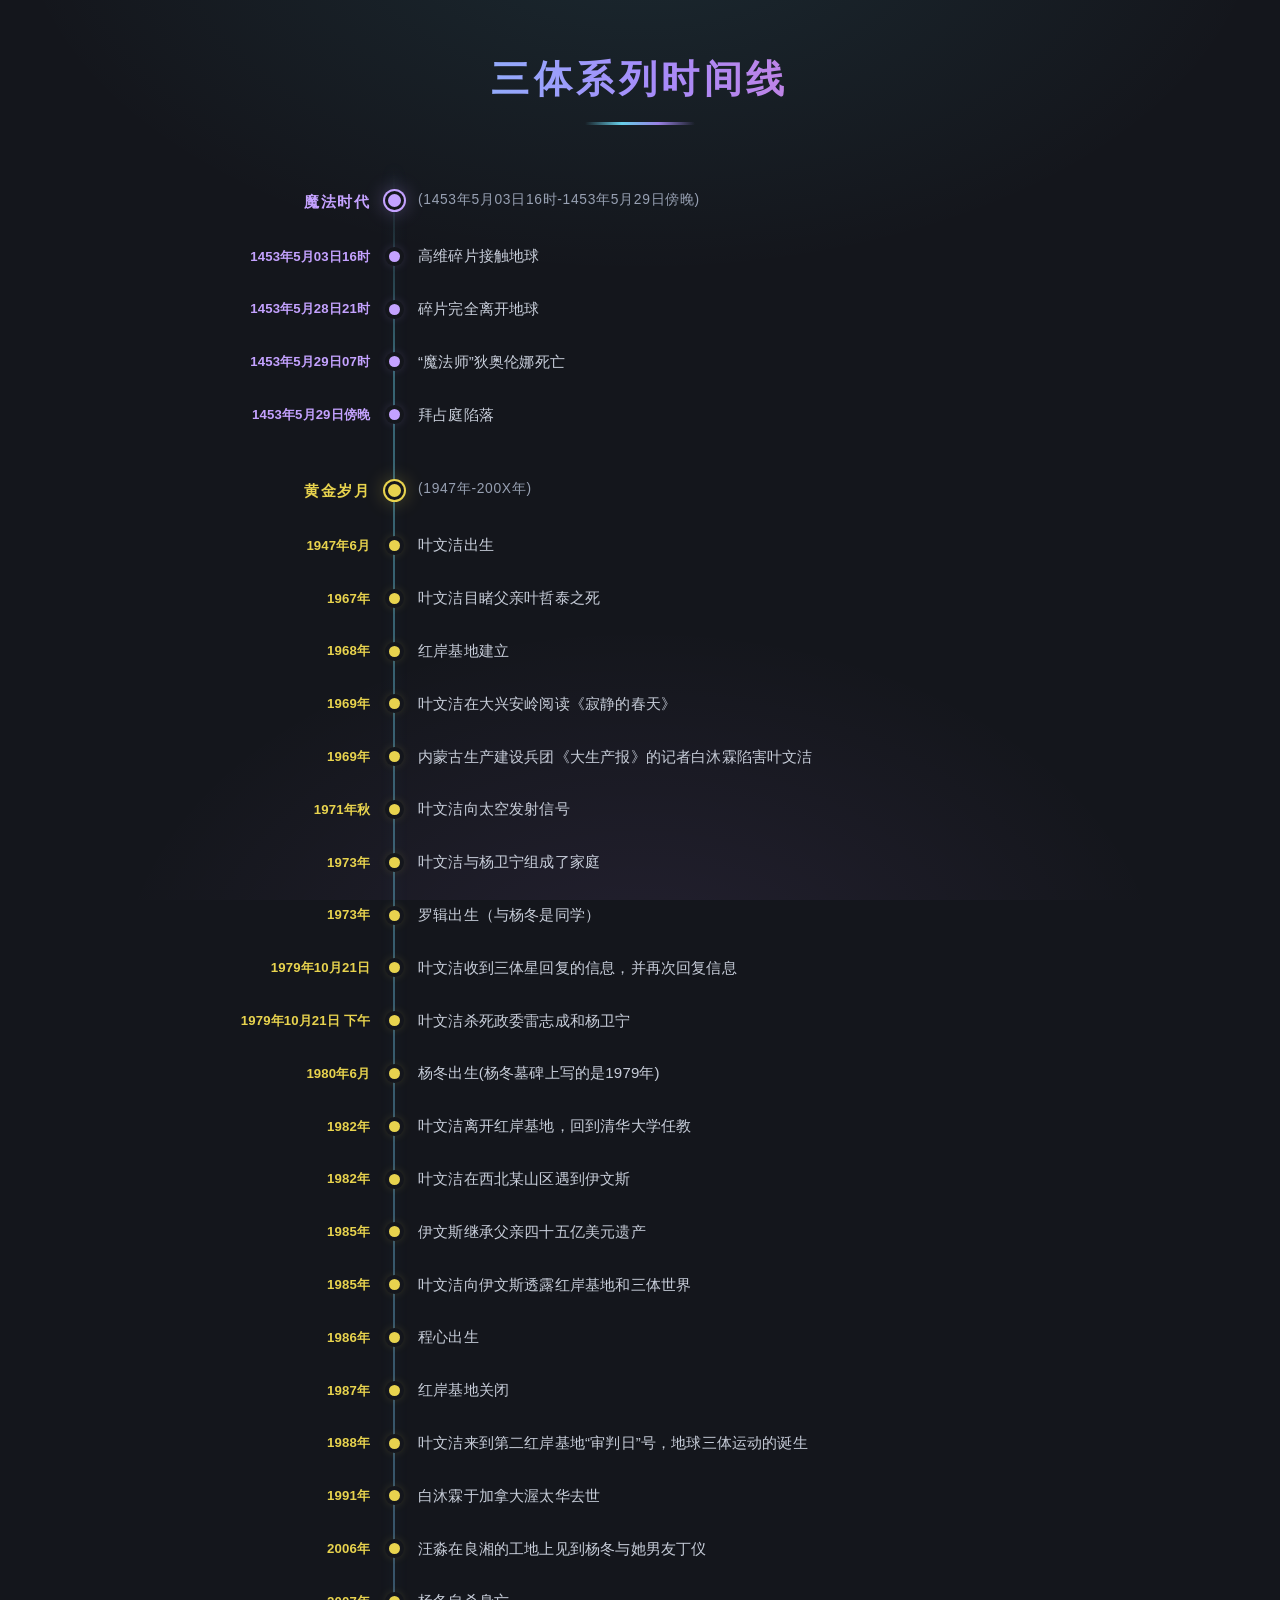
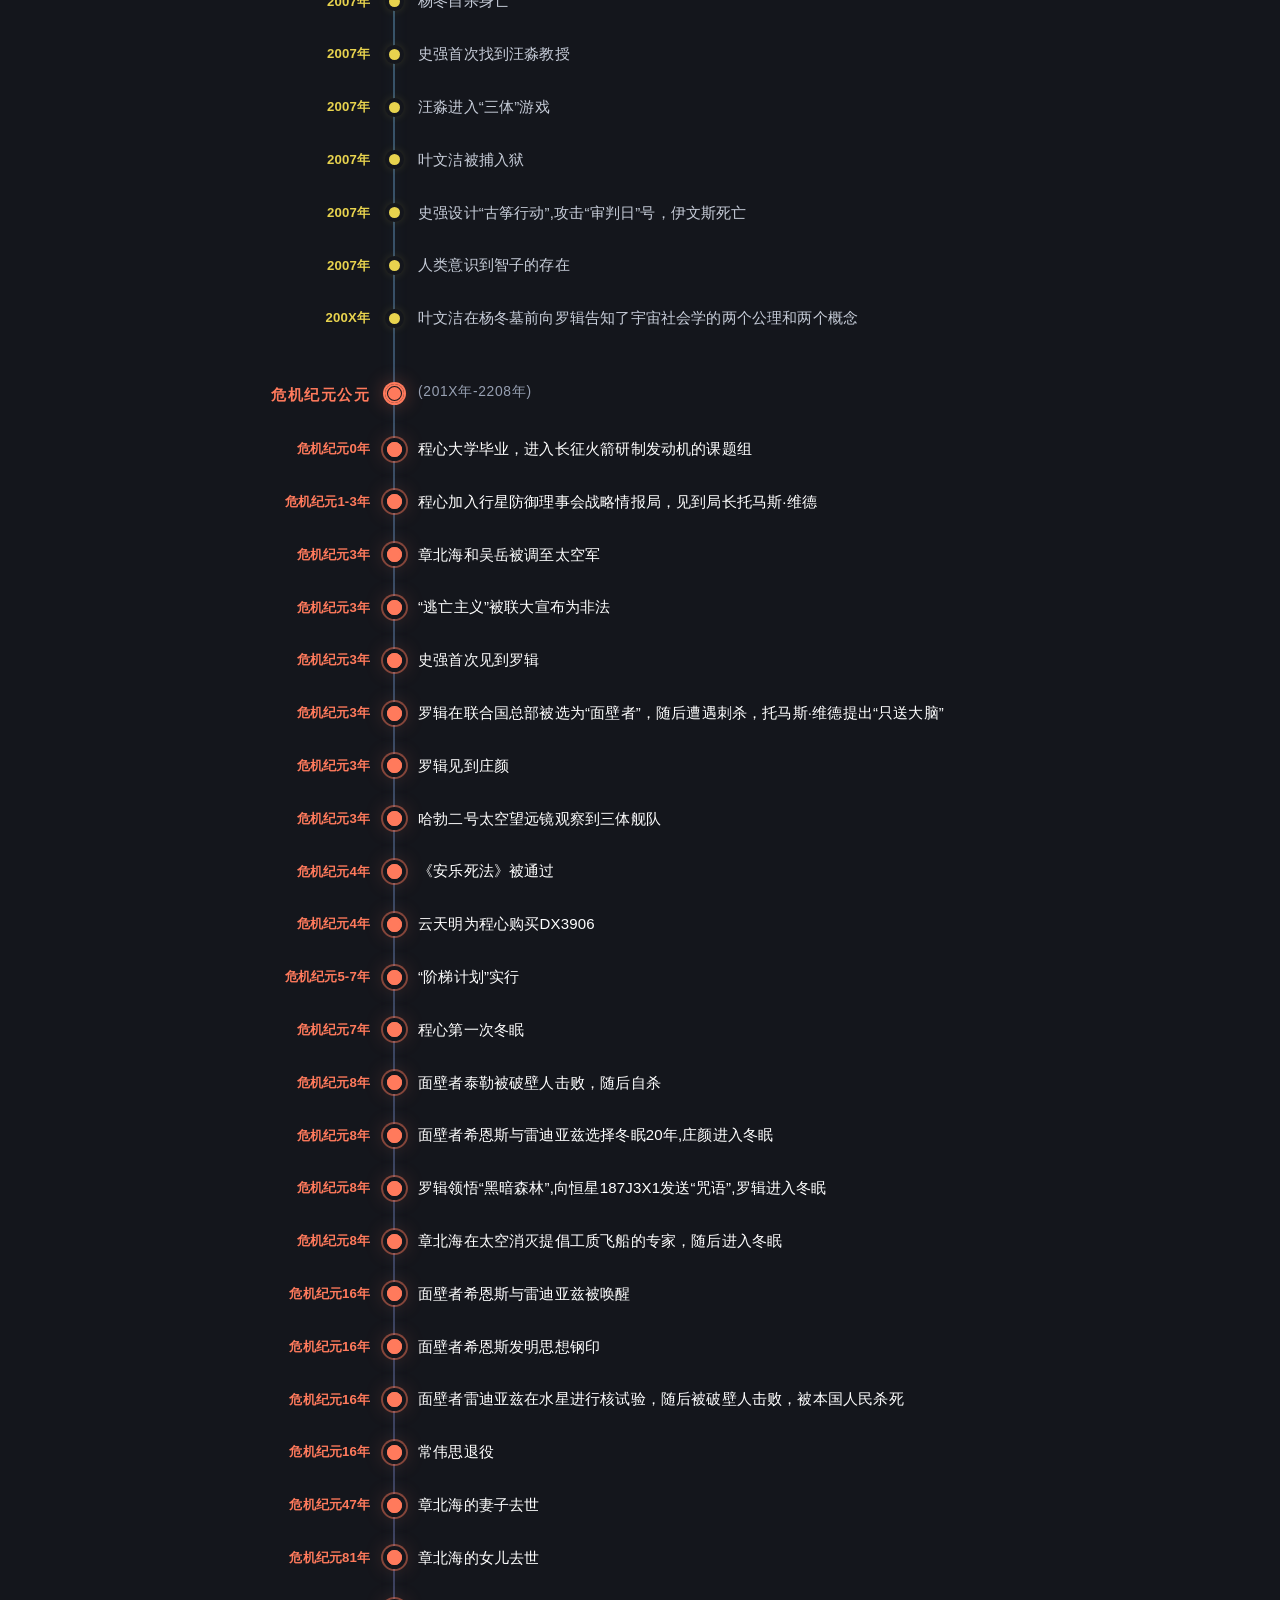
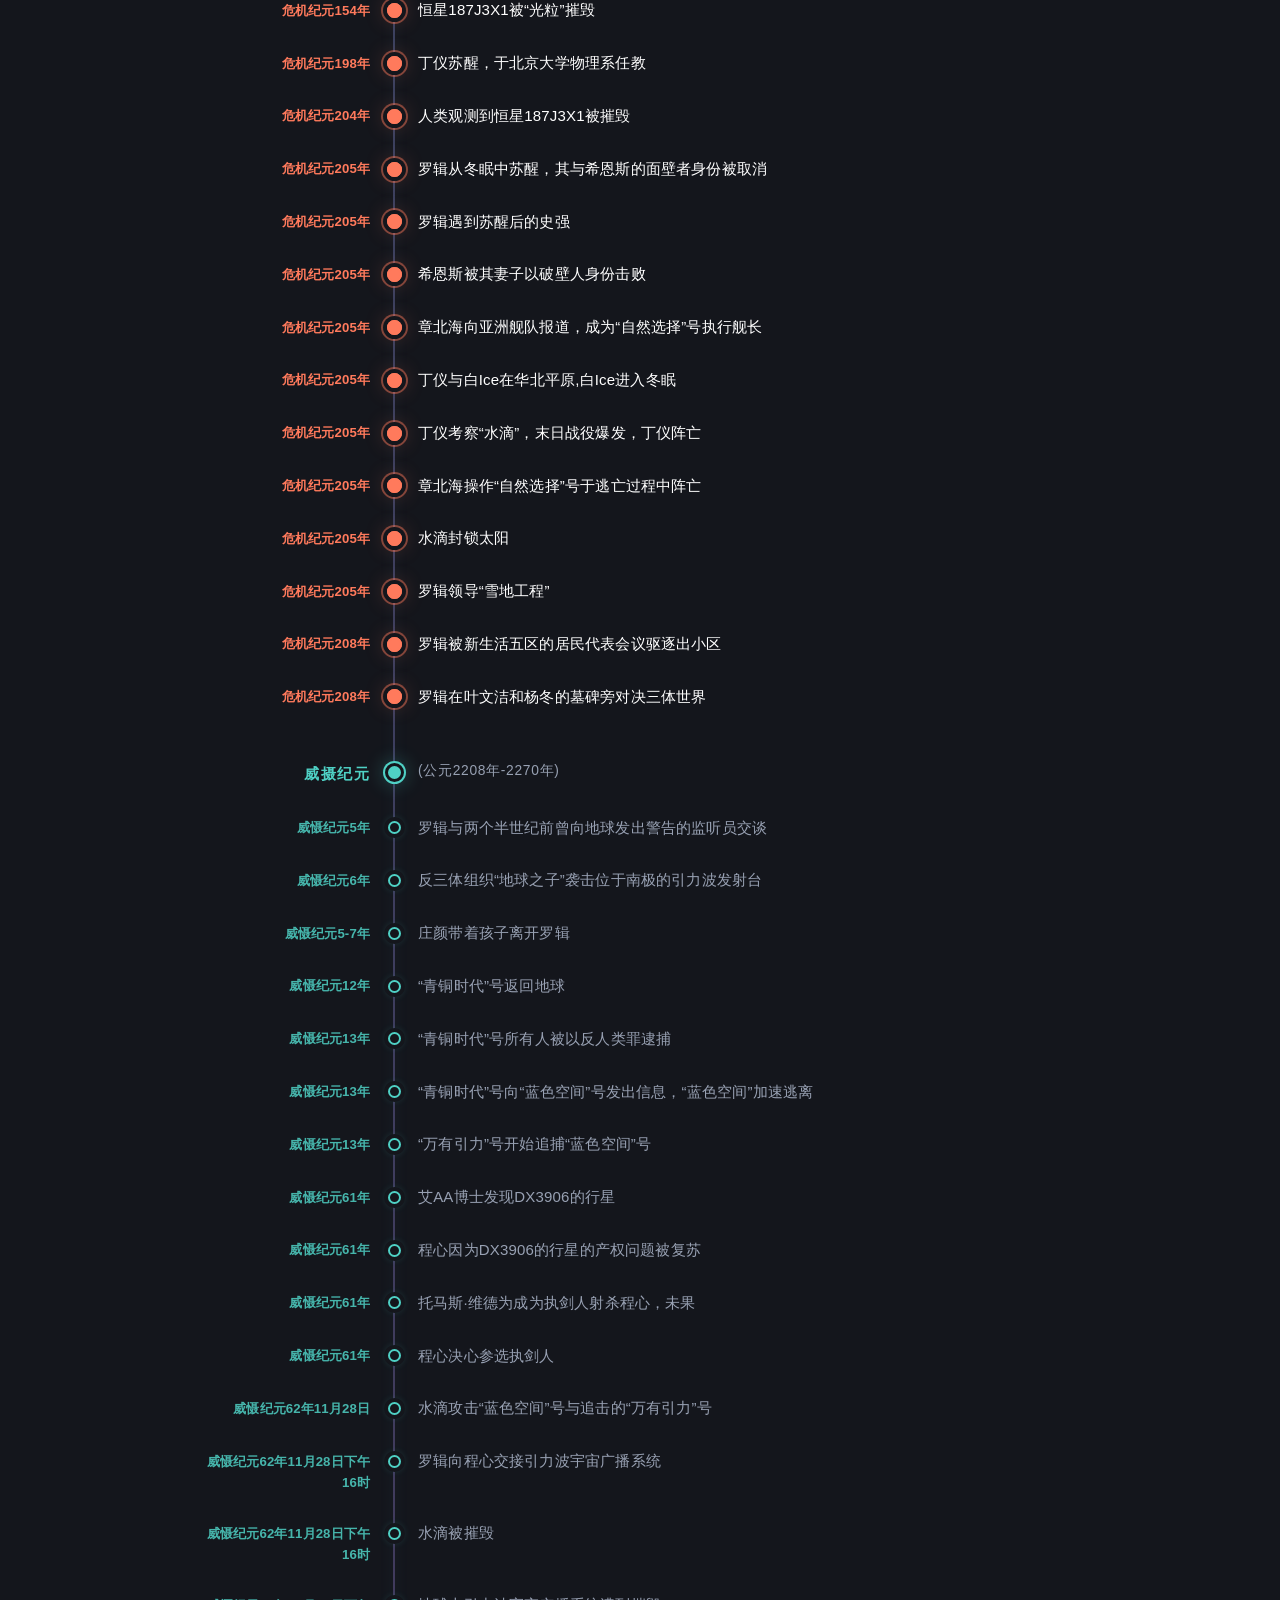
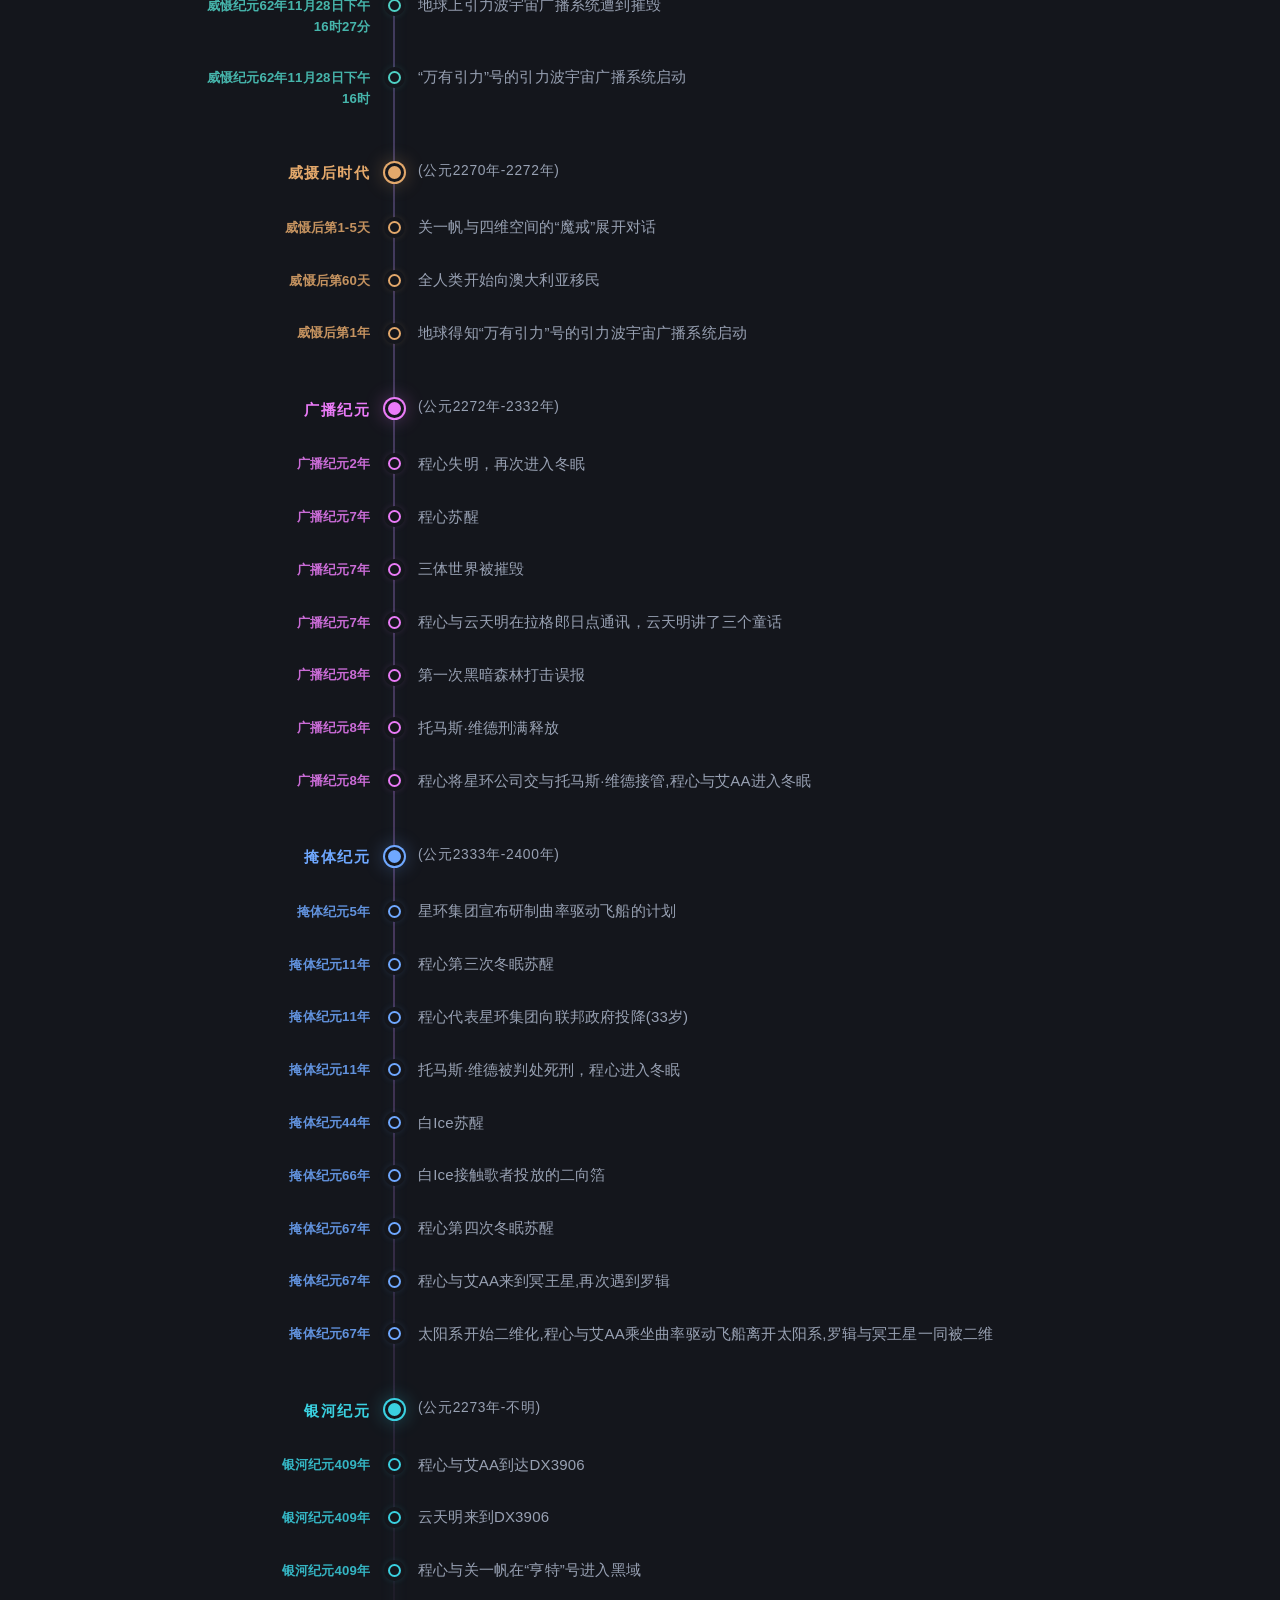
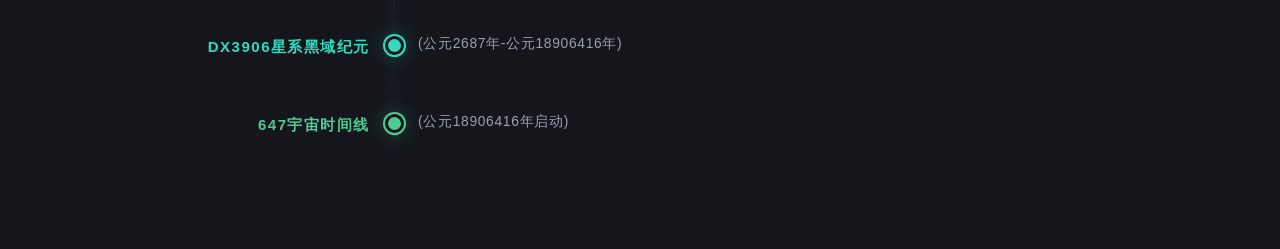
<file: TimeLine/ThreeBodyTimeLine.html>
<!DOCTYPE html>
<html>

<head>
  <title>三体系列时间线</title>
  <link rel="stylesheet" type="text/css" href="timeline.css">
</head>

<body>
  <div class="container">
    <div class="title">三体系列时间线</div>
    <div class="timeline">

      <div class="timeline-item magicage">
        <div class="timeline-date">魔法时代</div>
        <div class="timeline-content">(1453年5月03日16时-1453年5月29日傍晚)</div>
      </div>

      <div class="timeline-item magicage">
        <div class="timeline-date">1453年5月03日16时</div>
        <div class="timeline-content ">高维碎片接触地球</div>
      </div>

      <div class="timeline-item magicage">
        <div class="timeline-date">1453年5月28日21时</div>
        <div class="timeline-content">碎片完全离开地球</div>
      </div>

      <div class="timeline-item magicage">
        <div class="timeline-date">1453年5月29日07时</div>
        <div class="timeline-content">“魔法师”狄奥伦娜死亡</div>
      </div>

      <div class="timeline-item magicage">
        <div class="timeline-date">1453年5月29日傍晚</div>
        <div class="timeline-content">拜占庭陷落</div>
      </div>

      <div class="timeline-item goldenage">
        <div class="timeline-date">黄金岁月</div>
        <div class="timeline-content">(1947年-200X年)</div>
      </div>

      <div class="timeline-item goldenage">
        <div class="timeline-date">1947年6月</div>
        <div class="timeline-content">叶文洁出生</div>
      </div>

      <div class="timeline-item goldenage">
        <div class="timeline-date">1967年</div>
        <div class="timeline-content">叶文洁目睹父亲叶哲泰之死</div>
      </div>

      <div class="timeline-item goldenage">
        <div class="timeline-date">1968年</div>
        <div class="timeline-content">红岸基地建立</div>
      </div>

      <div class="timeline-item goldenage">
        <div class="timeline-date">1969年</div>
        <div class="timeline-content">叶文洁在大兴安岭阅读《寂静的春天》</div>
      </div>

      <div class="timeline-item goldenage">
        <div class="timeline-date">1969年</div>
        <div class="timeline-content">内蒙古生产建设兵团《大生产报》的记者白沐霖陷害叶文洁</div>
      </div>

      <div class="timeline-item goldenage">
        <div class="timeline-date">1971年秋</div>
        <div class="timeline-content">叶文洁向太空发射信号</div>
      </div>

      <div class="timeline-item goldenage">
        <div class="timeline-date">1973年</div>
        <div class="timeline-content">叶文洁与杨卫宁组成了家庭</div>
      </div>

      <div class="timeline-item goldenage">
        <div class="timeline-date">1973年</div>
        <div class="timeline-content">罗辑出生（与杨冬是同学）</div>
      </div>

      <div class="timeline-item goldenage">
        <div class="timeline-date">1979年10月21日</div>
        <div class="timeline-content">叶文洁收到三体星回复的信息，并再次回复信息</div>
      </div>

      <div class="timeline-item goldenage">
        <div class="timeline-date">1979年10月21日 下午</div>
        <div class="timeline-content">叶文洁杀死政委雷志成和杨卫宁</div>
      </div>

      <div class="timeline-item goldenage">
        <div class="timeline-date">1980年6月</div>
        <div class="timeline-content">杨冬出生(杨冬墓碑上写的是1979年)</div>
      </div>

      <div class="timeline-item goldenage">
        <div class="timeline-date">1982年</div>
        <div class="timeline-content">叶文洁离开红岸基地，回到清华大学任教</div>
      </div>

      <div class="timeline-item goldenage">
        <div class="timeline-date">1982年</div>
        <div class="timeline-content">叶文洁在西北某山区遇到伊文斯</div>
      </div>

      <div class="timeline-item goldenage">
        <div class="timeline-date">1985年</div>
        <div class="timeline-content">伊文斯继承父亲四十五亿美元遗产</div>
      </div>
      <div class="timeline-item goldenage">
        <div class="timeline-date">1985年</div>
        <div class="timeline-content">叶文洁向伊文斯透露红岸基地和三体世界</div>
      </div>
      <div class="timeline-item goldenage">
        <div class="timeline-date">1986年</div>
        <div class="timeline-content">程心出生</div>
      </div>
      <div class="timeline-item goldenage">
        <div class="timeline-date">1987年</div>
        <div class="timeline-content">红岸基地关闭</div>
      </div>
      <div class="timeline-item goldenage">
        <div class="timeline-date">1988年</div>
        <div class="timeline-content">叶文洁来到第二红岸基地“审判日”号，地球三体运动的诞生</div>
      </div>
      <div class="timeline-item goldenage">
        <div class="timeline-date">1991年</div>
        <div class="timeline-content">白沐霖于加拿大渥太华去世</div>
      </div>
      <div class="timeline-item goldenage">
        <div class="timeline-date">2006年</div>
        <div class="timeline-content">汪淼在良湘的工地上见到杨冬与她男友丁仪</div>
      </div>
      <div class="timeline-item goldenage">
        <div class="timeline-date">2007年</div>
        <div class="timeline-content">杨冬自杀身亡</div>
      </div>
      <div class="timeline-item goldenage">
        <div class="timeline-date">2007年</div>
        <div class="timeline-content">史强首次找到汪淼教授</div>
      </div>
      <div class="timeline-item goldenage">
        <div class="timeline-date">2007年</div>
        <div class="timeline-content">汪淼进入“三体”游戏</div>
      </div>

      <div class="timeline-item goldenage">
        <div class="timeline-date">2007年</div>
        <div class="timeline-content">叶文洁被捕入狱</div>
      </div>

      <div class="timeline-item goldenage">
        <div class="timeline-date">2007年</div>
        <div class="timeline-content">史强设计“古筝行动”,攻击“审判日”号，伊文斯死亡</div>
      </div>

      <div class="timeline-item goldenage">
        <div class="timeline-date">2007年</div>
        <div class="timeline-content">人类意识到智子的存在</div>
      </div>
      <div class="timeline-item goldenage">
        <div class="timeline-date">200X年</div>
        <div class="timeline-content">叶文洁在杨冬墓前向罗辑告知了宇宙社会学的两个公理和两个概念</div>
      </div>

      <div class="timeline-item  ">
        <div class="timeline-date">危机纪元公元</div>
        <div class="timeline-content">(201X年-2208年)</div>
      </div>

      <div class="timeline-item">
        <div class="timeline-date">危机纪元0年</div>
        <div class="timeline-content">程心大学毕业，进入长征火箭研制发动机的课题组</div>
      </div>

      <div class="timeline-item">
        <div class="timeline-date">危机纪元1-3年</div>
        <div class="timeline-content">程心加入行星防御理事会战略情报局，见到局长托马斯·维德</div>
      </div>

      <div class="timeline-item">
        <div class="timeline-date">危机纪元3年</div>
        <div class="timeline-content">章北海和吴岳被调至太空军</div>
      </div>

      <div class="timeline-item">
        <div class="timeline-date">危机纪元3年</div>
        <div class="timeline-content">“逃亡主义”被联大宣布为非法</div>
      </div>

      <div class="timeline-item">
        <div class="timeline-date">危机纪元3年</div>
        <div class="timeline-content">史强首次见到罗辑</div>
      </div>

      <div class="timeline-item">
        <div class="timeline-date">危机纪元3年</div>
        <div class="timeline-content">罗辑在联合国总部被选为“面壁者”，随后遭遇刺杀，托马斯·维德提出“只送大脑”</div>
      </div>

      <div class="timeline-item">
        <div class="timeline-date">危机纪元3年</div>
        <div class="timeline-content">罗辑见到庄颜</div>
      </div>

      <div class="timeline-item">
        <div class="timeline-date">危机纪元3年</div>
        <div class="timeline-content">哈勃二号太空望远镜观察到三体舰队</div>
      </div>

      <div class="timeline-item">
        <div class="timeline-date">危机纪元4年</div>
        <div class="timeline-content">《安乐死法》被通过</div>
      </div>

      <div class="timeline-item">
        <div class="timeline-date">危机纪元4年</div>
        <div class="timeline-content">云天明为程心购买DX3906</div>
      </div>

      <div class="timeline-item">
        <div class="timeline-date">危机纪元5-7年</div>
        <div class="timeline-content">“阶梯计划”实行</div>
      </div>

      <div class="timeline-item">
        <div class="timeline-date">危机纪元7年</div>
        <div class="timeline-content">程心第一次冬眠</div>
      </div>

      <div class="timeline-item">
        <div class="timeline-date">危机纪元8年</div>
        <div class="timeline-content">面壁者泰勒被破壁人击败，随后自杀</div>
      </div>

      <div class="timeline-item">
        <div class="timeline-date">危机纪元8年</div>
        <div class="timeline-content">面壁者希恩斯与雷迪亚兹选择冬眠20年,庄颜进入冬眠</div>
      </div>

      <div class="timeline-item">
        <div class="timeline-date">危机纪元8年</div>
        <div class="timeline-content">罗辑领悟“黑暗森林”,向恒星187J3X1发送“咒语”,罗辑进入冬眠</div>
      </div>

      <div class="timeline-item">
        <div class="timeline-date">危机纪元8年</div>
        <div class="timeline-content">章北海在太空消灭提倡工质飞船的专家，随后进入冬眠</div>
      </div>

      <div class="timeline-item">
        <div class="timeline-date">危机纪元16年</div>
        <div class="timeline-content">面壁者希恩斯与雷迪亚兹被唤醒</div>
      </div>

      <div class="timeline-item">
        <div class="timeline-date">危机纪元16年</div>
        <div class="timeline-content">面壁者希恩斯发明思想钢印</div>
      </div>

      <div class="timeline-item">
        <div class="timeline-date">危机纪元16年</div>
        <div class="timeline-content">面壁者雷迪亚兹在水星进行核试验，随后被破壁人击败，被本国人民杀死</div>
      </div>

      <div class="timeline-item">
        <div class="timeline-date">危机纪元16年</div>
        <div class="timeline-content">常伟思退役</div>
      </div>

      <div class="timeline-item">
        <div class="timeline-date">危机纪元47年</div>
        <div class="timeline-content">章北海的妻子去世</div>
      </div>

      <div class="timeline-item">
        <div class="timeline-date">危机纪元81年</div>
        <div class="timeline-content">章北海的女儿去世</div>
      </div>

      <div class="timeline-item">
        <div class="timeline-date">危机纪元154年</div>
        <div class="timeline-content">恒星187J3X1被“光粒”摧毁</div>
      </div>

      <div class="timeline-item">
        <div class="timeline-date">危机纪元198年</div>
        <div class="timeline-content">丁仪苏醒，于北京大学物理系任教</div>
      </div>

      <div class="timeline-item">
        <div class="timeline-date">危机纪元204年</div>
        <div class="timeline-content">人类观测到恒星187J3X1被摧毁</div>
      </div>

      <div class="timeline-item">
        <div class="timeline-date">危机纪元205年</div>
        <div class="timeline-content">罗辑从冬眠中苏醒，其与希恩斯的面壁者身份被取消</div>
      </div>

      <div class="timeline-item">
        <div class="timeline-date">危机纪元205年</div>
        <div class="timeline-content">罗辑遇到苏醒后的史强</div>
      </div>

      <div class="timeline-item">
        <div class="timeline-date">危机纪元205年</div>
        <div class="timeline-content">希恩斯被其妻子以破壁人身份击败</div>
      </div>

      <div class="timeline-item">
        <div class="timeline-date">危机纪元205年</div>
        <div class="timeline-content">章北海向亚洲舰队报道，成为“自然选择”号执行舰长</div>
      </div>

      <div class="timeline-item">
        <div class="timeline-date">危机纪元205年</div>
        <div class="timeline-content">丁仪与白Ice在华北平原,白Ice进入冬眠</div>
      </div>

      <div class="timeline-item">
        <div class="timeline-date">危机纪元205年</div>
        <div class="timeline-content">丁仪考察“水滴”，末日战役爆发，丁仪阵亡</div>
      </div>

      <div class="timeline-item">
        <div class="timeline-date">危机纪元205年</div>
        <div class="timeline-content">章北海操作“自然选择”号于逃亡过程中阵亡</div>
      </div>

      <div class="timeline-item">
        <div class="timeline-date">危机纪元205年</div>
        <div class="timeline-content">水滴封锁太阳</div>
      </div>

      <div class="timeline-item">
        <div class="timeline-date">危机纪元205年</div>
        <div class="timeline-content">罗辑领导“雪地工程”</div>
      </div>

      <div class="timeline-item">
        <div class="timeline-date">危机纪元208年</div>
        <div class="timeline-content">罗辑被新生活五区的居民代表会议驱逐出小区</div>
      </div>

      <div class="timeline-item">
        <div class="timeline-date">危机纪元208年</div>
        <div class="timeline-content">罗辑在叶文洁和杨冬的墓碑旁对决三体世界</div>
      </div>

      <div class="timeline-item prestigeage">
        <div class="timeline-date">威摄纪元</div>
        <div class="timeline-content">(公元2208年-2270年)</div>
      </div>

      <div class="timeline-item prestigeage">
        <div class="timeline-date">威慑纪元5年</div>
        <div class="timeline-content">罗辑与两个半世纪前曾向地球发出警告的监听员交谈</div>
      </div>

      <div class="timeline-item prestigeage">
        <div class="timeline-date">威慑纪元6年</div>
        <div class="timeline-content">反三体组织“地球之子”袭击位于南极的引力波发射台</div>
      </div>

      <div class="timeline-item prestigeage">
        <div class="timeline-date">威慑纪元5-7年</div>
        <div class="timeline-content">庄颜带着孩子离开罗辑</div>
      </div>

      <div class="timeline-item prestigeage">
        <div class="timeline-date">威慑纪元12年</div>
        <div class="timeline-content">“青铜时代”号返回地球</div>
      </div>

      <div class="timeline-item prestigeage">
        <div class="timeline-date">威慑纪元13年</div>
        <div class="timeline-content">“青铜时代”号所有人被以反人类罪逮捕</div>
      </div>

      <div class="timeline-item prestigeage">
        <div class="timeline-date">威慑纪元13年</div>
        <div class="timeline-content">“青铜时代”号向“蓝色空间”号发出信息，“蓝色空间”加速逃离</div>
      </div>

      <div class="timeline-item prestigeage">
        <div class="timeline-date">威慑纪元13年</div>
        <div class="timeline-content">“万有引力”号开始追捕“蓝色空间”号</div>
      </div>

      <div class="timeline-item prestigeage">
        <div class="timeline-date">威慑纪元61年</div>
        <div class="timeline-content">艾AA博士发现DX3906的行星</div>
      </div>

      <div class="timeline-item prestigeage">
        <div class="timeline-date">威慑纪元61年</div>
        <div class="timeline-content">程心因为DX3906的行星的产权问题被复苏</div>
      </div>

      <div class="timeline-item prestigeage">
        <div class="timeline-date">威慑纪元61年</div>
        <div class="timeline-content">托马斯·维德为成为执剑人射杀程心，未果</div>
      </div>

      <div class="timeline-item prestigeage">
        <div class="timeline-date">威慑纪元61年</div>
        <div class="timeline-content">程心决心参选执剑人</div>
      </div>

      <div class="timeline-item prestigeage">
        <div class="timeline-date">威慑纪元62年11月28日</div>
        <div class="timeline-content">水滴攻击“蓝色空间”号与追击的“万有引力”号</div>
      </div>

      <div class="timeline-item prestigeage">
        <div class="timeline-date">威慑纪元62年11月28日下午16时</div>
        <div class="timeline-content">罗辑向程心交接引力波宇宙广播系统</div>
      </div>

      <div class="timeline-item prestigeage">
        <div class="timeline-date">威慑纪元62年11月28日下午16时</div>
        <div class="timeline-content">水滴被摧毁</div>
      </div>

      <div class="timeline-item prestigeage">
        <div class="timeline-date">威慑纪元62年11月28日下午16时27分</div>
        <div class="timeline-content">地球上引力波宇宙广播系统遭到摧毁</div>
      </div>

      <div class="timeline-item prestigeage">
        <div class="timeline-date">威慑纪元62年11月28日下午16时</div>
        <div class="timeline-content">“万有引力”号的引力波宇宙广播系统启动</div>
      </div>

      <div class="timeline-item afterprestigeage">
        <div class="timeline-date">威摄后时代</div>
        <div class="timeline-content">(公元2270年-2272年)</div>
      </div>

      <div class="timeline-item afterprestigeage">
        <div class="timeline-date">威慑后第1-5天</div>
        <div class="timeline-content">关一帆与四维空间的“魔戒”展开对话</div>
      </div>

      <div class="timeline-item afterprestigeage">
        <div class="timeline-date">威慑后第60天</div>
        <div class="timeline-content">全人类开始向澳大利亚移民</div>
      </div>
      <div class="timeline-item afterprestigeage">
        <div class="timeline-date">威慑后第1年</div>
        <div class="timeline-content">地球得知“万有引力”号的引力波宇宙广播系统启动</div>
      </div>

      <div class="timeline-item broadcastage">
        <div class="timeline-date">广播纪元</div>
        <div class="timeline-content">(公元2272年-2332年)</div>
      </div>

      <div class="timeline-item broadcastage">
        <div class="timeline-date">广播纪元2年</div>
        <div class="timeline-content">程心失明，再次进入冬眠</div>
      </div>

      <div class="timeline-item broadcastage">
        <div class="timeline-date">广播纪元7年</div>
        <div class="timeline-content">程心苏醒</div>
      </div>

      <div class="timeline-item broadcastage">
        <div class="timeline-date">广播纪元7年</div>
        <div class="timeline-content">三体世界被摧毁</div>
      </div>

      <div class="timeline-item broadcastage">
        <div class="timeline-date">广播纪元7年</div>
        <div class="timeline-content">程心与云天明在拉格郎日点通讯，云天明讲了三个童话</div>
      </div>

      <div class="timeline-item broadcastage">
        <div class="timeline-date">广播纪元8年</div>
        <div class="timeline-content">第一次黑暗森林打击误报</div>
      </div>

      <div class="timeline-item broadcastage">
        <div class="timeline-date">广播纪元8年</div>
        <div class="timeline-content">托马斯·维德刑满释放</div>
      </div>

      <div class="timeline-item broadcastage">
        <div class="timeline-date">广播纪元8年</div>
        <div class="timeline-content">程心将星环公司交与托马斯·维德接管,程心与艾AA进入冬眠</div>
      </div>

      <div class="timeline-item bunkerage">
        <div class="timeline-date">掩体纪元</div>
        <div class="timeline-content">(公元2333年-2400年)</div>
      </div>

      <div class="timeline-item bunkerage">
        <div class="timeline-date">掩体纪元5年</div>
        <div class="timeline-content">星环集团宣布研制曲率驱动飞船的计划</div>
      </div>

      <div class="timeline-item bunkerage">
        <div class="timeline-date">掩体纪元11年</div>
        <div class="timeline-content">程心第三次冬眠苏醒</div>
      </div>
      <div class="timeline-item bunkerage">
        <div class="timeline-date">掩体纪元11年</div>
        <div class="timeline-content">程心代表星环集团向联邦政府投降(33岁)</div>
      </div>

      <div class="timeline-item bunkerage">
        <div class="timeline-date">掩体纪元11年</div>
        <div class="timeline-content">托马斯·维德被判处死刑，程心进入冬眠</div>
      </div>

      <div class="timeline-item bunkerage">
        <div class="timeline-date">掩体纪元44年</div>
        <div class="timeline-content">白Ice苏醒</div>
      </div>

      <div class="timeline-item bunkerage">
        <div class="timeline-date">掩体纪元66年</div>
        <div class="timeline-content">白Ice接触歌者投放的二向箔</div>
      </div>

      <div class="timeline-item bunkerage">
        <div class="timeline-date">掩体纪元67年</div>
        <div class="timeline-content">程心第四次冬眠苏醒</div>
      </div>

      <div class="timeline-item bunkerage">
        <div class="timeline-date">掩体纪元67年</div>
        <div class="timeline-content">程心与艾AA来到冥王星,再次遇到罗辑</div>
      </div>

      <div class="timeline-item bunkerage">
        <div class="timeline-date">掩体纪元67年</div>
        <div class="timeline-content">太阳系开始二维化,程心与艾AA乘坐曲率驱动飞船离开太阳系,罗辑与冥王星一同被二维</div>
      </div>

      <div class="timeline-item galacticage">
        <div class="timeline-date">银河纪元</div>
        <div class="timeline-content">(公元2273年-不明)</div>
      </div>

      <div class="timeline-item galacticage">
        <div class="timeline-date">银河纪元409年</div>
        <div class="timeline-content">程心与艾AA到达DX3906</div>
      </div>

      <div class="timeline-item galacticage">
        <div class="timeline-date">银河纪元409年</div>
        <div class="timeline-content">云天明来到DX3906</div>
      </div>

      <div class="timeline-item galacticage">
        <div class="timeline-date">银河纪元409年</div>
        <div class="timeline-content">程心与关一帆在“亨特”号进入黑域</div>
      </div>

      <div class="timeline-item dx3906age">
        <div class="timeline-date">DX3906星系黑域纪元</div>
        <div class="timeline-content">(公元2687年-公元18906416年)</div>
      </div>

      <div class="timeline-item universe647">
        <div class="timeline-date">647宇宙时间线</div>
        <div class="timeline-content">(公元18906416年启动)</div>
      </div>

    </div>
  </div>

  <script>
    /* 按纪元自动补全状态类，并标记纪元标题行。
       时间线数据（.timeline-item）无需改动；
       要调整「已完成 / 进行中 / 未开始」的归属，只改下面两个数组即可。 */
    (function () {
      var COMPLETED = ['magicage', 'goldenage'];              // 已完成
      var UPCOMING = [                                        // 未开始
        'prestigeage', 'afterprestigeage', 'broadcastage',
        'bunkerage', 'galacticage', 'dx3906age', 'universe647'
      ];
      // 其余（危机纪元，无纪元 class）视为「进行中」

      var items = document.querySelectorAll('.timeline-item');
      var i;

      Array.prototype.forEach.call(items, function (item) {
        var state = 'is-active';

        for (i = 0; i < UPCOMING.length; i++) {
          if (item.classList.contains(UPCOMING[i])) { state = 'is-upcoming'; break; }
        }
        if (state === 'is-active') {
          for (i = 0; i < COMPLETED.length; i++) {
            if (item.classList.contains(COMPLETED[i])) { state = 'is-completed'; break; }
          }
        }
        item.classList.add(state);

        // 纪元标题行的内容形如 "(1947年-200X年)"，据此识别并突出显示
        var content = item.querySelector('.timeline-content');
        if (content && /^\s*[（(]/.test(content.textContent)) {
          item.classList.add('is-milestone');
        }
      });
    })();
  </script>
</body>

</html>
</file>
<file: docs/timeline.css>
/* ==========================================================================
   三体系列时间线 · 样式表（GitHub Pages 版）
   --------------------------------------------------------------------------
   结构：
     .timeline              时间线容器（中轴渐变线由 ::before 绘制）
       .timeline-item       单条事件（grid 双列：左时间 / 右内容）
         .timeline-date     时间
         .timeline-content  事件描述
   状态（由页面脚本按纪元自动添加，也可手工写在 class 中）：
     .is-completed   已完成
     .is-active      进行中
     .is-upcoming    未开始
     .is-milestone   纪元标题行（视觉上更醒目）
   纪元配色（沿用原有 class，只统一收敛为强调色变量）：
     .magicage .goldenage .crisisage .prestigeage .afterprestigeage
     .broadcastage .bunkerage .galacticage .dx3906age .universe647
   ========================================================================== */

/* ---------- 1. 设计变量 ---------- */
:root {
  --bg: #14161c;
  --text: #e9ecf3;
  --text-dim: #98a1b3;
  --text-muted: #c7cdd9;

  --fs-base: 15px;
  --lh: 1.62;

  --line-x: 200px;          /* 中轴相对容器左侧的位置 */
  --pad: 24px;              /* 中轴与左右内容的呼吸间距 */
  --node: 13px;             /* 节点直径 */

  --accent: #ff7a5c;        /* 默认强调色（危机纪元） */
  --glow: rgba(255, 122, 92, .45);

  --ease: cubic-bezier(.22, .61, .36, 1);
}

/* ---------- 2. 页面基础 ---------- */
*,
*::before,
*::after {
  box-sizing: border-box;
}

html {
  -webkit-text-size-adjust: 100%;
}

body {
  margin: 0;
  padding: 0;
  min-height: 100vh;
  font-family: "Segoe UI", "PingFang SC", "Hiragino Sans GB", "Microsoft YaHei", Arial, sans-serif;
  font-size: var(--fs-base);
  line-height: var(--lh);
  color: var(--text);
  background-color: var(--bg);
}

/* 星空背景层：固定在视口上，页面滚动时形成缓慢的纵深视差。
   用独立图层而不是 background-attachment: fixed，以兼容移动端。 */
body::before {
  content: "";
  position: fixed;
  top: 0;
  right: 0;
  bottom: 0;
  left: 0;
  z-index: -1;
  pointer-events: none;
  background-color: var(--bg);
  background-image:
    /* 顶部 / 底部氛围光 */
    radial-gradient(900px 520px at 50% -12%, rgba(90, 209, 230, .12), transparent 70%),
    radial-gradient(760px 520px at 50% 112%, rgba(196, 140, 255, .12), transparent 70%),
    /* 正文列范围内的柔和压暗，保证叠加文字的可读性 */
    linear-gradient(90deg,
      rgba(20, 22, 28, 0) 0%,
      rgba(20, 22, 28, .55) 16%,
      rgba(20, 22, 28, .55) 84%,
      rgba(20, 22, 28, 0) 100%),
    url("BG.png");
  background-repeat: no-repeat;
  background-position: center top, center bottom, center center, center center;
  background-size: auto, auto, auto, cover;
}

::selection {
  background: rgba(120, 190, 255, .30);
}

/* ---------- 3. 容器与标题 ---------- */
.container {
  width: 100%;
  max-width: 940px;
  margin: 0 auto;
  padding: 56px 24px 96px;
}

.title {
  margin: 0 0 44px;
  text-align: center;
  font-size: clamp(26px, 4.2vw, 38px);
  font-weight: 800;
  line-height: 1.25;
  letter-spacing: .12em;
  color: #7ce6ff;
  background: linear-gradient(92deg, #6fe3ff 0%, #a78bfa 52%, #f472b6 100%);
  -webkit-background-clip: text;
  background-clip: text;
  -webkit-text-fill-color: transparent;
}

.title::after {
  content: "";
  display: block;
  width: 110px;
  height: 3px;
  margin: 18px auto 0;
  border-radius: 3px;
  background: linear-gradient(90deg, transparent, #6fe3ff, #a78bfa, transparent);
  opacity: .9;
}

/* 回到顶部 / 底部按钮 */
#scroll-to-top-btn,
#scroll-to-bottom-btn {
  position: fixed;
  right: 24px;
  z-index: 20;
  min-width: 112px;
  padding: 10px 16px;
  font-family: inherit;
  font-size: 13px;
  font-weight: 600;
  letter-spacing: .02em;
  color: #dfe6f2;
  /* 按钮位于 .title 内部，需覆盖其继承下来的 -webkit-text-fill-color: transparent */
  -webkit-text-fill-color: #dfe6f2;
  background: rgba(38, 43, 54, .78);
  border: 1px solid rgba(140, 180, 255, .28);
  border-radius: 999px;
  box-shadow: 0 8px 24px rgba(0, 0, 0, .35);
  backdrop-filter: blur(10px);
  -webkit-backdrop-filter: blur(10px);
  cursor: pointer;
  transition: transform .22s var(--ease), background-color .22s, border-color .22s, box-shadow .22s;
}

#scroll-to-top-btn {
  bottom: 84px;
  display: none;
}

#scroll-to-bottom-btn {
  bottom: 24px;
  display: block;
}

#scroll-to-top-btn:hover,
#scroll-to-bottom-btn:hover {
  background: rgba(56, 64, 80, .92);
  border-color: rgba(140, 200, 255, .55);
  transform: translateY(-2px);
  box-shadow: 0 12px 30px rgba(0, 0, 0, .45), 0 0 18px rgba(90, 209, 230, .25);
}

#scroll-to-top-btn:active,
#scroll-to-bottom-btn:active {
  transform: translateY(0);
}

/* 滚动进行中：按钮切换为「停止滚动」，给出醒目的停止态 */
body.is-scrolling #scroll-to-top-btn,
body.is-scrolling #scroll-to-bottom-btn {
  color: #ffd9cd;
  -webkit-text-fill-color: #ffd9cd;
  background: rgba(255, 122, 92, .16);
  border-color: rgba(255, 122, 92, .55);
  box-shadow: 0 8px 24px rgba(0, 0, 0, .4), 0 0 20px rgba(255, 122, 92, .28);
}

/* ---------- 4. 纪元强调色 ---------- */
.magicage         { --accent: #c4a2ff; --glow: rgba(196, 162, 255, .45); } /* 魔法时代 */
.goldenage        { --accent: #e8d34e; --glow: rgba(232, 211, 78, .42); }  /* 黄金岁月 */
.crisisage        { --accent: #ff7a5c; --glow: rgba(255, 122, 92, .45); }  /* 危机纪元（备用） */
.prestigeage      { --accent: #4fd1c5; --glow: rgba(79, 209, 197, .45); }  /* 威慑纪元 */
.afterprestigeage { --accent: #e3a86b; --glow: rgba(227, 168, 107, .45); } /* 威慑后时代 */
.broadcastage     { --accent: #ea7bf7; --glow: rgba(234, 123, 247, .45); } /* 广播纪元 */
.bunkerage        { --accent: #6fa8ff; --glow: rgba(111, 168, 255, .45); } /* 掩体纪元 */
.galacticage      { --accent: #3ad0e0; --glow: rgba(58, 208, 224, .45); }  /* 银河纪元 */
.dx3906age        { --accent: #35d9bd; --glow: rgba(53, 217, 189, .45); }  /* 黑域纪元 */
.universe647      { --accent: #4ecb92; --glow: rgba(78, 203, 146, .45); }  /* 647 时间线 */

/* ---------- 5. 时间线骨架 ---------- */
.timeline {
  position: relative;
  margin: 0;
  padding: 0;
  list-style: none;
}

/* 中轴连线：两端淡出、中段由青到紫的渐变光带 */
.timeline::before {
  content: "";
  position: absolute;
  top: 0;
  bottom: 0;
  left: var(--line-x);
  width: 2px;
  margin-left: -1px;
  border-radius: 2px;
  background: linear-gradient(180deg,
      rgba(111, 227, 255, 0) 0%,
      rgba(111, 227, 255, .38) 3%,
      rgba(140, 170, 255, .30) 42%,
      rgba(196, 140, 255, .28) 88%,
      rgba(196, 140, 255, 0) 100%);
  box-shadow: 0 0 14px rgba(120, 190, 255, .16);
  pointer-events: none;
}

.timeline-item {
  --row-pad: .95em;
  position: relative;
  display: grid;
  grid-template-columns: calc(var(--line-x) - var(--pad)) 1fr;
  column-gap: calc(var(--pad) * 2);
  align-items: start;
  margin: 0;
  padding: var(--row-pad) 0;
}

/* 节点（圆点），叠加在中轴上 */
.timeline-item::before {
  content: "";
  position: absolute;
  left: var(--line-x);
  top: calc(var(--row-pad) + .81em);   /* 与首行文字垂直居中 */
  width: var(--node);
  height: var(--node);
  margin: calc(var(--node) / -2) 0 0 calc(var(--node) / -2);
  border-radius: 50%;
  background-color: var(--accent);
  box-shadow: 0 0 0 4px var(--bg), 0 0 12px var(--glow);
  transition: transform .28s var(--ease), box-shadow .28s var(--ease), opacity .28s;
  pointer-events: none;
}

/* ---------- 6. 文字排版 ---------- */
.timeline-date {
  grid-column: 1;
  padding-top: .1em;
  text-align: right;
  font-size: .88em;
  font-weight: 600;
  line-height: 1.6;
  letter-spacing: .01em;
  color: var(--accent);
  font-variant-numeric: tabular-nums;
  transition: color .28s, text-shadow .28s, opacity .28s;
}

.timeline-content {
  grid-column: 2;
  min-width: 0;
  font-size: 1em;
  font-weight: 400;
  line-height: var(--lh);
  letter-spacing: .012em;
  color: var(--text);
  transition: color .28s, text-shadow .28s;
}

/* ---------- 7. 悬停动效 ---------- */
.timeline-item:hover::before {
  transform: scale(1.35);
  box-shadow: 0 0 0 4px var(--bg), 0 0 20px var(--glow);
}

.timeline-item:hover .timeline-date {
  text-shadow: 0 0 14px var(--glow);
}

.timeline-item:hover .timeline-content {
  color: #fff;
  text-shadow: 0 0 16px rgba(255, 255, 255, .22);
}

/* ---------- 8. 三种状态 ---------- */

/* 已完成：节点收小、实心，文字降一级 */
.timeline-item.is-completed {
  --node: 11px;
}

.timeline-item.is-completed .timeline-content {
  color: var(--text-muted);
}

/* 进行中：节点更大、带扩散光环，文字最亮 */
.timeline-item.is-active {
  --node: 15px;
}

.timeline-item.is-active .timeline-date {
  font-weight: 700;
}

.timeline-item.is-active .timeline-content {
  color: #fff;
  font-weight: 500;
}

.timeline-item.is-active::before {
  box-shadow: 0 0 0 4px var(--bg), 0 0 0 6px var(--glow), 0 0 22px var(--glow);
}

.timeline-item.is-active::after {
  content: "";
  position: absolute;
  left: var(--line-x);
  top: calc(var(--row-pad) + .81em);
  width: var(--node);
  height: var(--node);
  margin: calc(var(--node) / -2) 0 0 calc(var(--node) / -2);
  border-radius: 50%;
  border: 2px solid var(--accent);
  animation: node-pulse 2.6s ease-out infinite;
  pointer-events: none;
}

@keyframes node-pulse {
  0%   { transform: scale(1);   opacity: .6; }
  75%  { transform: scale(2.8); opacity: 0; }
  100% { transform: scale(2.8); opacity: 0; }
}

/* 未开始：空心节点，文字再降一级 */
.timeline-item.is-upcoming .timeline-date {
  opacity: .85;
}

.timeline-item.is-upcoming .timeline-content {
  color: var(--text-dim);
}

.timeline-item.is-upcoming::before {
  background-color: var(--bg);
  border: 2px solid var(--accent);
  box-shadow: 0 0 0 4px var(--bg), 0 0 10px var(--glow);
}

/* ---------- 9. 纪元标题行 ---------- */
.timeline-item.is-milestone {
  --node: 19px;
  --row-pad: 1.35em;
  margin-top: 1.1em;
  padding-bottom: 1.05em;
}

.timeline-item.is-milestone::before {
  background-color: var(--accent);
  border: 3px solid var(--bg);
  box-shadow: 0 0 0 2px var(--accent), 0 0 20px var(--glow);
  opacity: 1;
}

.timeline-item.is-milestone .timeline-date {
  font-size: 1em;
  font-weight: 800;
  letter-spacing: .1em;
  opacity: 1;
}

.timeline-item.is-milestone .timeline-content {
  font-size: .92em;
  letter-spacing: .05em;
  color: var(--text-dim);
  font-variant-numeric: tabular-nums;
}

/* ---------- 10. 响应式 ---------- */
@media (max-width: 760px) {
  :root {
    --line-x: 168px;
    --pad: 18px;
  }

  .container {
    padding: 44px 18px 84px;
  }

  .title {
    letter-spacing: .08em;
    margin-bottom: 36px;
  }

  .timeline-date {
    font-size: .84em;
  }
}

/* 窄屏：时间移到内容上方，中轴靠左，形成单列卡片流 */
@media (max-width: 560px) {
  :root {
    --line-x: 20px;
    --pad: 16px;
    --node: 12px;
    --fs-base: 14.5px;
  }

  .container {
    padding: 32px 16px 72px;
  }

  .title {
    font-size: clamp(22px, 7vw, 28px);
    letter-spacing: .05em;
    margin-bottom: 28px;
  }

  .title::after {
    margin-top: 14px;
  }

  #scroll-to-top-btn,
  #scroll-to-bottom-btn {
    right: 14px;
    min-width: 96px;
    padding: 9px 14px;
  }

  #scroll-to-top-btn {
    bottom: 74px;
  }

  #scroll-to-bottom-btn {
    bottom: 18px;
  }

  .timeline-item {
    grid-template-columns: 1fr;
    column-gap: 0;
    row-gap: 2px;
    padding-left: calc(var(--line-x) + var(--pad));
    padding-right: 2px;
    --row-pad: .8em;
  }

  .timeline-date,
  .timeline-content {
    grid-column: 1;
  }

  .timeline-date {
    padding-top: 0;
    text-align: left;
    font-size: .82em;
    line-height: 1.45;
  }

  .timeline-content {
    line-height: 1.6;
  }

  .timeline-item::before,
  .timeline-item.is-active::after {
    top: calc(var(--row-pad) + .6em);
  }

  .timeline-item.is-milestone {
    --node: 17px;
    --row-pad: 1.1em;
    margin-top: .9em;
  }

  .timeline-item.is-milestone .timeline-date {
    letter-spacing: .06em;
  }
}

/* ---------- 11. 尊重系统「减少动态效果」设置 ---------- */
@media (prefers-reduced-motion: reduce) {
  .timeline-item.is-active::after {
    animation: none;
    opacity: 0;
  }

  .timeline-item::before,
  .timeline-date,
  .timeline-content {
    transition: none;
  }
}
</file>
<file: TimeLine/timeline.css>
/* ==========================================================================
   三体系列时间线 · 样式表
   --------------------------------------------------------------------------
   结构：
     .timeline              时间线容器（中轴渐变线由 ::before 绘制）
       .timeline-item       单条事件（grid 双列：左时间 / 右内容）
         .timeline-date     时间
         .timeline-content  事件描述
   状态（由页面脚本按纪元自动添加，也可手工写在 class 中）：
     .is-completed   已完成
     .is-active      进行中
     .is-upcoming    未开始
     .is-milestone   纪元标题行（视觉上更醒目）
   纪元配色（沿用原有 class，只统一收敛为强调色变量）：
     .magicage .goldenage .crisisage .prestigeage .afterprestigeage
     .broadcastage .bunkerage .galacticage .dx3906age .universe647
   ========================================================================== */

/* ---------- 1. 设计变量 ---------- */
:root {
  --bg: #14161c;
  --text: #e9ecf3;
  --text-dim: #98a1b3;
  --text-muted: #c7cdd9;

  --fs-base: 15px;
  --lh: 1.62;

  --line-x: 200px;          /* 中轴相对容器左侧的位置 */
  --pad: 24px;              /* 中轴与左右内容的呼吸间距 */
  --node: 13px;             /* 节点直径 */

  --accent: #ff7a5c;        /* 默认强调色（危机纪元） */
  --glow: rgba(255, 122, 92, .45);

  --ease: cubic-bezier(.22, .61, .36, 1);
}

/* ---------- 2. 页面基础 ---------- */
*,
*::before,
*::after {
  box-sizing: border-box;
}

html {
  -webkit-text-size-adjust: 100%;
}

body {
  margin: 0;
  padding: 0;
  min-height: 100vh;
  font-family: "Segoe UI", "PingFang SC", "Hiragino Sans GB", "Microsoft YaHei", Arial, sans-serif;
  font-size: var(--fs-base);
  line-height: var(--lh);
  color: var(--text);
  background-color: var(--bg);
  background-image:
    radial-gradient(900px 520px at 50% -10%, rgba(90, 209, 230, .10), transparent 70%),
    radial-gradient(760px 520px at 50% 110%, rgba(196, 140, 255, .09), transparent 70%);
  background-repeat: no-repeat;
  background-attachment: fixed;
}

::selection {
  background: rgba(120, 190, 255, .30);
}

/* ---------- 3. 容器与标题 ---------- */
.container {
  width: 100%;
  max-width: 940px;
  margin: 0 auto;
  padding: 56px 24px 96px;
}

.title {
  margin: 0 0 44px;
  text-align: center;
  font-size: clamp(26px, 4.2vw, 38px);
  font-weight: 800;
  line-height: 1.25;
  letter-spacing: .12em;
  color: #7ce6ff;
  background: linear-gradient(92deg, #6fe3ff 0%, #a78bfa 52%, #f472b6 100%);
  -webkit-background-clip: text;
  background-clip: text;
  -webkit-text-fill-color: transparent;
}

.title::after {
  content: "";
  display: block;
  width: 110px;
  height: 3px;
  margin: 18px auto 0;
  border-radius: 3px;
  background: linear-gradient(90deg, transparent, #6fe3ff, #a78bfa, transparent);
  opacity: .9;
}

/* ---------- 4. 纪元强调色 ---------- */
.magicage         { --accent: #c4a2ff; --glow: rgba(196, 162, 255, .45); } /* 魔法时代 */
.goldenage        { --accent: #e8d34e; --glow: rgba(232, 211, 78, .42); }  /* 黄金岁月 */
.crisisage        { --accent: #ff7a5c; --glow: rgba(255, 122, 92, .45); }  /* 危机纪元（备用） */
.prestigeage      { --accent: #4fd1c5; --glow: rgba(79, 209, 197, .45); }  /* 威慑纪元 */
.afterprestigeage { --accent: #e3a86b; --glow: rgba(227, 168, 107, .45); } /* 威慑后时代 */
.broadcastage     { --accent: #ea7bf7; --glow: rgba(234, 123, 247, .45); } /* 广播纪元 */
.bunkerage        { --accent: #6fa8ff; --glow: rgba(111, 168, 255, .45); } /* 掩体纪元 */
.galacticage      { --accent: #3ad0e0; --glow: rgba(58, 208, 224, .45); }  /* 银河纪元 */
.dx3906age        { --accent: #35d9bd; --glow: rgba(53, 217, 189, .45); }  /* 黑域纪元 */
.universe647      { --accent: #4ecb92; --glow: rgba(78, 203, 146, .45); }  /* 647 时间线 */

/* ---------- 5. 时间线骨架 ---------- */
.timeline {
  position: relative;
  margin: 0;
  padding: 0;
  list-style: none;
}

/* 中轴连线：两端淡出、中段由青到紫的渐变光带 */
.timeline::before {
  content: "";
  position: absolute;
  top: 0;
  bottom: 0;
  left: var(--line-x);
  width: 2px;
  margin-left: -1px;
  border-radius: 2px;
  background: linear-gradient(180deg,
      rgba(111, 227, 255, 0) 0%,
      rgba(111, 227, 255, .38) 3%,
      rgba(140, 170, 255, .30) 42%,
      rgba(196, 140, 255, .28) 88%,
      rgba(196, 140, 255, 0) 100%);
  box-shadow: 0 0 14px rgba(120, 190, 255, .16);
  pointer-events: none;
}

.timeline-item {
  --row-pad: .95em;
  position: relative;
  display: grid;
  grid-template-columns: calc(var(--line-x) - var(--pad)) 1fr;
  column-gap: calc(var(--pad) * 2);
  align-items: start;
  margin: 0;
  padding: var(--row-pad) 0;
}

/* 节点（圆点），叠加在中轴上 */
.timeline-item::before {
  content: "";
  position: absolute;
  left: var(--line-x);
  top: calc(var(--row-pad) + .81em);   /* 与首行文字垂直居中 */
  width: var(--node);
  height: var(--node);
  margin: calc(var(--node) / -2) 0 0 calc(var(--node) / -2);
  border-radius: 50%;
  background-color: var(--accent);
  box-shadow: 0 0 0 4px var(--bg), 0 0 12px var(--glow);
  transition: transform .28s var(--ease), box-shadow .28s var(--ease), opacity .28s;
  pointer-events: none;
}

/* ---------- 6. 文字排版 ---------- */
.timeline-date {
  grid-column: 1;
  padding-top: .1em;
  text-align: right;
  font-size: .88em;
  font-weight: 600;
  line-height: 1.6;
  letter-spacing: .01em;
  color: var(--accent);
  font-variant-numeric: tabular-nums;
  transition: color .28s, text-shadow .28s, opacity .28s;
}

.timeline-content {
  grid-column: 2;
  min-width: 0;
  font-size: 1em;
  font-weight: 400;
  line-height: var(--lh);
  letter-spacing: .012em;
  color: var(--text);
  transition: color .28s, text-shadow .28s;
}

/* ---------- 7. 悬停动效 ---------- */
.timeline-item:hover::before {
  transform: scale(1.35);
  box-shadow: 0 0 0 4px var(--bg), 0 0 20px var(--glow);
}

.timeline-item:hover .timeline-date {
  text-shadow: 0 0 14px var(--glow);
}

.timeline-item:hover .timeline-content {
  color: #fff;
  text-shadow: 0 0 16px rgba(255, 255, 255, .22);
}

/* ---------- 8. 三种状态 ---------- */

/* 已完成：节点收小、实心，文字降一级 */
.timeline-item.is-completed {
  --node: 11px;
}

.timeline-item.is-completed .timeline-content {
  color: var(--text-muted);
}

/* 进行中：节点更大、带扩散光环，文字最亮 */
.timeline-item.is-active {
  --node: 15px;
}

.timeline-item.is-active .timeline-date {
  font-weight: 700;
}

.timeline-item.is-active .timeline-content {
  color: #fff;
  font-weight: 500;
}

.timeline-item.is-active::before {
  box-shadow: 0 0 0 4px var(--bg), 0 0 0 6px var(--glow), 0 0 22px var(--glow);
}

.timeline-item.is-active::after {
  content: "";
  position: absolute;
  left: var(--line-x);
  top: calc(var(--row-pad) + .81em);
  width: var(--node);
  height: var(--node);
  margin: calc(var(--node) / -2) 0 0 calc(var(--node) / -2);
  border-radius: 50%;
  border: 2px solid var(--accent);
  animation: node-pulse 2.6s ease-out infinite;
  pointer-events: none;
}

@keyframes node-pulse {
  0%   { transform: scale(1);   opacity: .6; }
  75%  { transform: scale(2.8); opacity: 0; }
  100% { transform: scale(2.8); opacity: 0; }
}

/* 未开始：空心节点，文字再降一级 */
.timeline-item.is-upcoming .timeline-date {
  opacity: .85;
}

.timeline-item.is-upcoming .timeline-content {
  color: var(--text-dim);
}

.timeline-item.is-upcoming::before {
  background-color: var(--bg);
  border: 2px solid var(--accent);
  box-shadow: 0 0 0 4px var(--bg), 0 0 10px var(--glow);
}

/* ---------- 9. 纪元标题行 ---------- */
.timeline-item.is-milestone {
  --node: 19px;
  --row-pad: 1.35em;
  margin-top: 1.1em;
  padding-bottom: 1.05em;
}

.timeline-item.is-milestone::before {
  background-color: var(--accent);
  border: 3px solid var(--bg);
  box-shadow: 0 0 0 2px var(--accent), 0 0 20px var(--glow);
  opacity: 1;
}

.timeline-item.is-milestone .timeline-date {
  font-size: 1em;
  font-weight: 800;
  letter-spacing: .1em;
  opacity: 1;
}

.timeline-item.is-milestone .timeline-content {
  font-size: .92em;
  letter-spacing: .05em;
  color: var(--text-dim);
  font-variant-numeric: tabular-nums;
}

/* ---------- 10. 响应式 ---------- */
@media (max-width: 760px) {
  :root {
    --line-x: 168px;
    --pad: 18px;
  }

  .container {
    padding: 44px 18px 84px;
  }

  .title {
    letter-spacing: .08em;
    margin-bottom: 36px;
  }

  .timeline-date {
    font-size: .84em;
  }
}

/* 窄屏：时间移到内容上方，中轴靠左，形成单列卡片流 */
@media (max-width: 560px) {
  :root {
    --line-x: 20px;
    --pad: 16px;
    --node: 12px;
    --fs-base: 14.5px;
  }

  .container {
    padding: 32px 16px 72px;
  }

  .title {
    font-size: clamp(22px, 7vw, 28px);
    letter-spacing: .05em;
    margin-bottom: 28px;
  }

  .title::after {
    margin-top: 14px;
  }

  .timeline-item {
    grid-template-columns: 1fr;
    column-gap: 0;
    row-gap: 2px;
    padding-left: calc(var(--line-x) + var(--pad));
    padding-right: 2px;
    --row-pad: .8em;
  }

  .timeline-date,
  .timeline-content {
    grid-column: 1;
  }

  .timeline-date {
    padding-top: 0;
    text-align: left;
    font-size: .82em;
    line-height: 1.45;
  }

  .timeline-content {
    line-height: 1.6;
  }

  .timeline-item::before,
  .timeline-item.is-active::after {
    top: calc(var(--row-pad) + .6em);
  }

  .timeline-item.is-milestone {
    --node: 17px;
    --row-pad: 1.1em;
    margin-top: .9em;
  }

  .timeline-item.is-milestone .timeline-date {
    letter-spacing: .06em;
  }
}

/* ---------- 11. 尊重系统「减少动态效果」设置 ---------- */
@media (prefers-reduced-motion: reduce) {
  .timeline-item.is-active::after {
    animation: none;
    opacity: 0;
  }

  .timeline-item::before,
  .timeline-date,
  .timeline-content {
    transition: none;
  }
}
</file>
